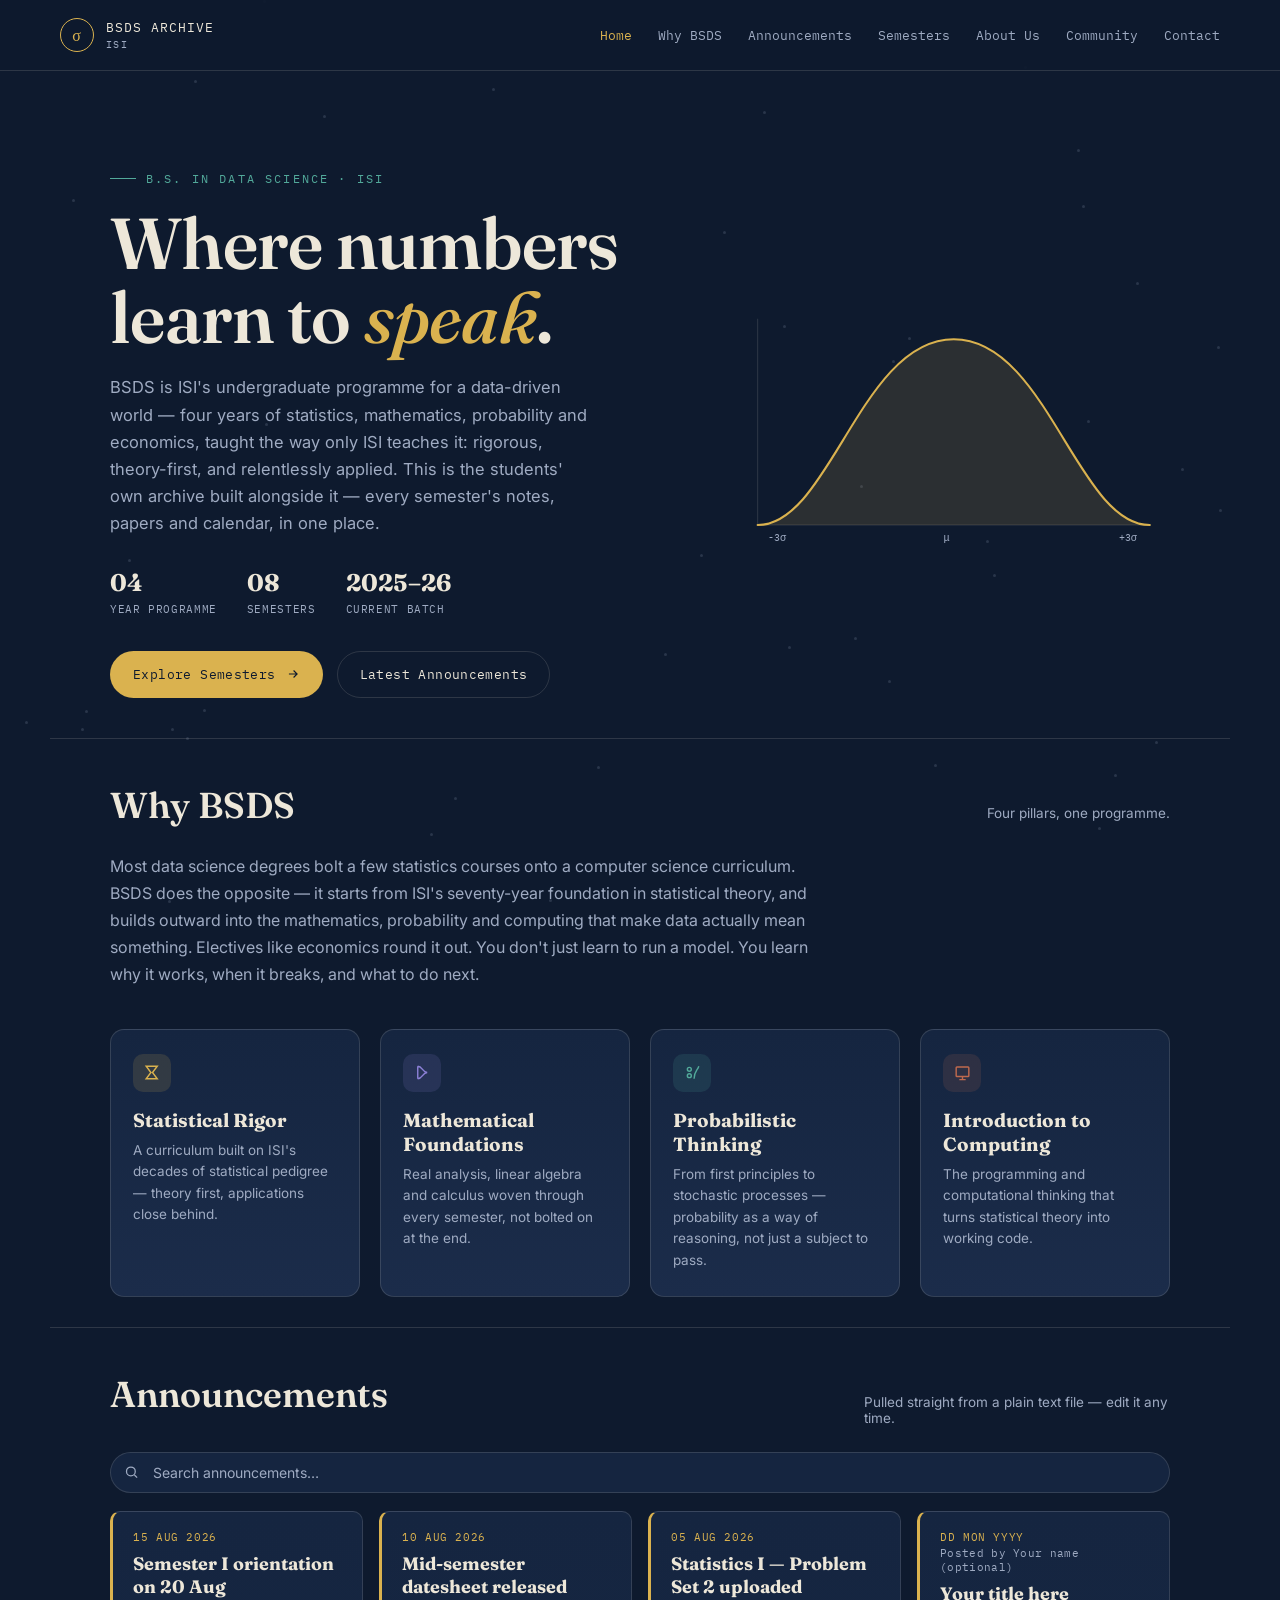
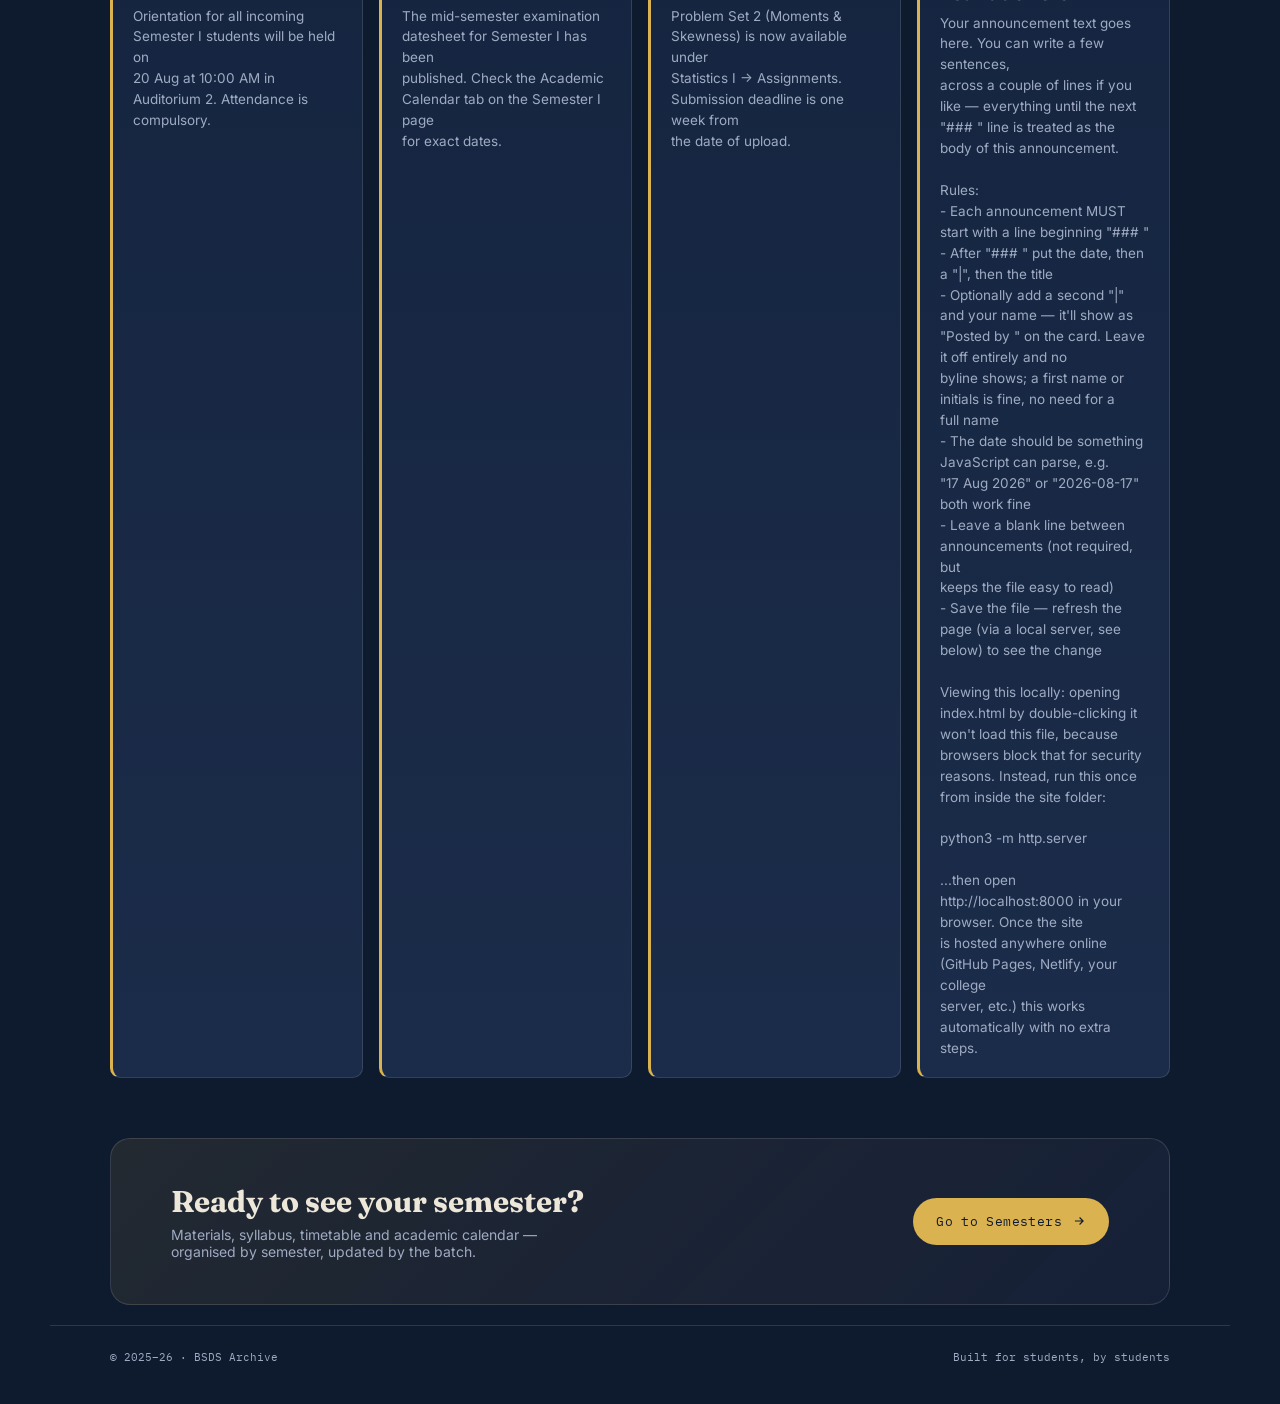
<file: index.html>
<!DOCTYPE html>
<html lang="en">
<head>
<meta charset="UTF-8">
<meta name="viewport" content="width=device-width, initial-scale=1.0, maximum-scale=5.0, user-scalable=yes">
<title>BSDS Archive · ISI</title>
<link rel="preconnect" href="https://fonts.googleapis.com">
<link href="https://fonts.googleapis.com/css2?family=Fraunces:opsz,wght@9..144,400;9..144,500;9..144,600;9..144,700&family=Inter:wght@400;500;600;700&family=IBM+Plex+Mono:wght@400;500;600&display=swap" rel="stylesheet">
<!-- All visual styling lives in one shared file -->
<link rel="stylesheet" href="css/base.css">
<link rel="stylesheet" href="css/components.css">
<link rel="stylesheet" href="css/responsive.css">
</head>
<body>

<div id="scatter"></div>

<header class="topbar">
  <div class="brand">
    <div class="mark">σ</div>
    <div>
      BSDS ARCHIVE
      <small>ISI</small>
    </div>
  </div>

  <!-- desktop nav / mobile slide-in menu (same element, styled per breakpoint) -->
  <nav class="top-links" id="navLinks">
    <a href="index.html" class="current">Home</a>
    <a href="#about">Why BSDS</a>
    <a href="#announcements">Announcements</a>
    <a href="semesters.html">Semesters</a>
    <a href="about.html">About Us</a>
    <a href="community.html">Community</a>
    <a href="contact.html">Contact</a>
  </nav>

  <!-- dims the page and closes the menu when tapped, mobile only -->
  <div class="nav-backdrop" id="navBackdrop"></div>
  <!-- hamburger button, shown only under 780px via CSS. The three <span class="bar">
       elements morph into an "X" via CSS when .active is toggled in app.js -->
  <button class="nav-toggle" id="navToggle" aria-label="Toggle menu" aria-expanded="false">
    <span class="bar"></span><span class="bar"></span><span class="bar"></span>
  </button>
</header>

<main>
  <!-- ============================= HERO ============================= -->
  <section class="hero">
    <div>
      <div class="eyebrow">B.S. in Data Science · ISI</div>
      <h1 class="headline">Where numbers<br>learn to <em>speak</em>.</h1>
      <p class="lede">BSDS is ISI's undergraduate programme for a data-driven world — four years of statistics, mathematics, probability and economics, taught the way only ISI teaches it: rigorous, theory-first, and relentlessly applied. This is the students' own archive built alongside it — every semester's notes, papers and calendar, in one place.</p>
      <div class="hero-stats">
        <div><b>04</b><span>YEAR PROGRAMME</span></div>
        <div><b>08</b><span>SEMESTERS</span></div>
        <div><b>2025–26</b><span>CURRENT BATCH</span></div>
      </div>
      <div class="btn-row">
        <a class="btn btn-primary" href="semesters.html">
          Explore Semesters
          <svg viewBox="0 0 24 24" fill="none" stroke="currentColor" stroke-width="2"><path d="M5 12h14M13 6l6 6-6 6"/></svg>
        </a>
        <a class="btn btn-ghost" href="#announcements">Latest Announcements</a>
      </div>
    </div>

    <!-- decorative bell-curve motif -->
    <div class="hero-figure">
      <svg viewBox="0 0 420 260">
        <line class="axis" x1="20" y1="220" x2="400" y2="220"/>
        <line class="axis" x1="20" y1="220" x2="20" y2="20"/>
        <text class="tick" x="30"  y="235">-3σ</text>
        <text class="tick" x="200" y="235">μ</text>
        <text class="tick" x="370" y="235">+3σ</text>
        <path class="draw-fill" d="M20,220 C 90,220 120,40 210,40 C 300,40 330,220 400,220 Z" fill="var(--gold)"/>
        <path class="draw-line" d="M20,220 C 90,220 120,40 210,40 C 300,40 330,220 400,220"/>
      </svg>
    </div>
  </section>

  <!-- ============================= ABOUT ============================= -->
  <div class="section-head" id="about">
    <h2>Why BSDS</h2>
    <p>Four pillars, one programme.</p>
  </div>
  <section class="about">
    <p class="about-lede">Most data science degrees bolt a few statistics courses onto a computer science curriculum. BSDS does the opposite — it starts from ISI's seventy-year foundation in statistical theory, and builds outward into the mathematics, probability and computing that make data actually mean something. Electives like economics round it out. You don't just learn to run a model. You learn why it works, when it breaks, and what to do next.</p>

    <div class="feature-grid" id="featureGrid">
      <div class="feature-card">
        <div class="f-icon">
          <svg viewBox="0 0 24 24" fill="none" stroke="currentColor" stroke-width="1.8"><path d="M4 4h14l-6 8 6 8H4l6-8z"/></svg>
        </div>
        <h3>Statistical Rigor</h3>
        <p>A curriculum built on ISI's decades of statistical pedigree — theory first, applications close behind.</p>
      </div>
      <div class="feature-card">
        <div class="f-icon">
          <svg viewBox="0 0 24 24" fill="none" stroke="currentColor" stroke-width="1.8"><path d="M6 4v16M6 4c6 0 6 8 12 8M6 20c6 0 6-8 12-8"/></svg>
        </div>
        <h3>Mathematical Foundations</h3>
        <p>Real analysis, linear algebra and calculus woven through every semester, not bolted on at the end.</p>
      </div>
      <div class="feature-card">
        <div class="f-icon">
          <svg viewBox="0 0 24 24" fill="none" stroke="currentColor" stroke-width="1.8"><circle cx="8" cy="8" r="2.5"/><circle cx="8" cy="16" r="2.5"/><path d="M14 20C14 10 18 10 20 4"/></svg>
        </div>
        <h3>Probabilistic Thinking</h3>
        <p>From first principles to stochastic processes — probability as a way of reasoning, not just a subject to pass.</p>
      </div>
      <div class="feature-card">
        <div class="f-icon">
          <svg viewBox="0 0 24 24" fill="none" stroke="currentColor" stroke-width="1.8"><rect x="4" y="5" width="16" height="12" rx="1"/><path d="M8 21h8M12 17v4"/></svg>
        </div>
        <h3>Introduction to Computing</h3>
        <p>The programming and computational thinking that turns statistical theory into working code.</p>
      </div>
    </div>
  </section>

  <!-- ========================= ANNOUNCEMENTS ========================= -->
  <!-- content is fetched at runtime from data/announcements.txt -->
  <div class="section-head" id="announcements">
    <h2>Announcements</h2>
    <p>Pulled straight from a plain text file — edit it any time.</p>
  </div>
  <div class="search-wrap">
    <svg viewBox="0 0 24 24" fill="none" stroke="currentColor" stroke-width="2"><circle cx="11" cy="11" r="7"/><path d="M21 21l-4.3-4.3"/></svg>
    <input type="search" id="homeAnnounceSearch" class="search-box" placeholder="Search announcements…">
  </div>
  <div class="announce-grid" id="announcementsList">
    <!-- populated by loadAnnouncements() in js/app.js -->
  </div>

  <!-- ============================= CTA ================================ -->
  <section class="about">
    <div class="cta-banner" id="ctaBanner">
      <div>
        <h3>Ready to see your semester?</h3>
        <p>Materials, syllabus, timetable and academic calendar — organised by semester, updated by the batch.</p>
      </div>
      <a class="btn btn-primary" href="semesters.html">
        Go to Semesters
        <svg viewBox="0 0 24 24" fill="none" stroke="currentColor" stroke-width="2"><path d="M5 12h14M13 6l6 6-6 6"/></svg>
      </a>
    </div>
  </section>

  <footer>
    <span>© 2025–26 · BSDS Archive</span>
    <span>Built for students, by students</span>
  </footer>
</main>

<!-- Data first, then behavior -->
<script src="js/protection.js"></script>
<script src="js/app.js"></script>
<script>
  // Page-specific bootstrap: only the calls this page actually needs.
  document.addEventListener('DOMContentLoaded', () => {
    initScatter();
    initFixedHeader();
    initMobileNav();
    loadAnnouncements('data/announcements.txt', 'announcementsList');
    initFilterBox('homeAnnounceSearch', '#announcementsList .announce-card');
    initScrollReveal('.feature-card');
    initScrollReveal('.cta-banner');
  });
</script>

</body>
</html>
</file>
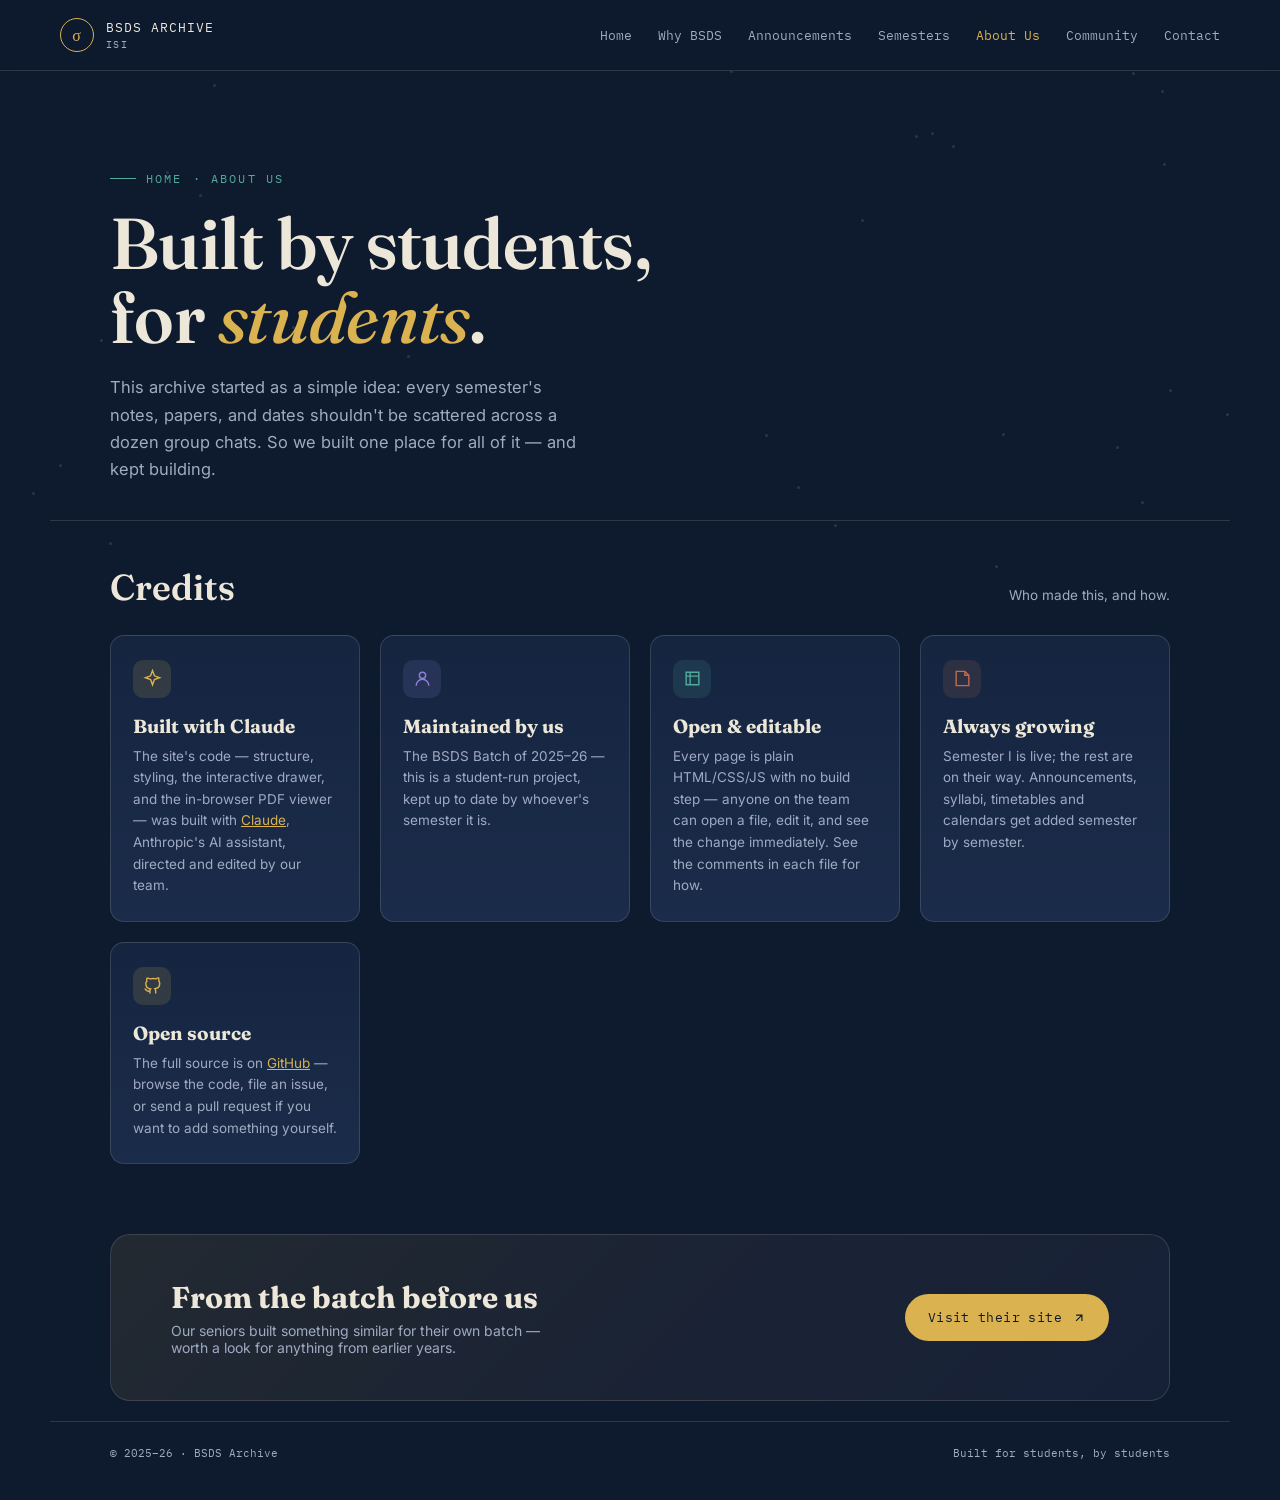
<file: about.html>
<!DOCTYPE html>
<html lang="en">
<head>
<meta charset="UTF-8">
<meta name="viewport" content="width=device-width, initial-scale=1.0, maximum-scale=5.0, user-scalable=yes">
<title>About Us · BSDS Archive</title>
<link rel="preconnect" href="https://fonts.googleapis.com">
<link href="https://fonts.googleapis.com/css2?family=Fraunces:opsz,wght@9..144,400;9..144,500;9..144,600;9..144,700&family=Inter:wght@400;500;600;700&family=IBM+Plex+Mono:wght@400;500;600&display=swap" rel="stylesheet">
<!-- Reuses base.css + components.css as-is — no new stylesheet needed
     for this page, it's all .hero / .about / .feature-grid / .cta-banner
     that already exist for index.html. -->
<link rel="stylesheet" href="css/base.css">
<link rel="stylesheet" href="css/components.css">
<link rel="stylesheet" href="css/responsive.css">
</head>
<body>

<div id="scatter"></div>

<header class="topbar">
  <div class="brand">
    <div class="mark">σ</div>
    <div>
      BSDS ARCHIVE
      <small>ISI</small>
    </div>
  </div>

  <nav class="top-links" id="navLinks">
    <a href="index.html">Home</a>
    <a href="index.html#about">Why BSDS</a>
    <a href="index.html#announcements">Announcements</a>
    <a href="semesters.html">Semesters</a>
    <a href="about.html" class="current">About Us</a>
    <a href="community.html">Community</a>
    <a href="contact.html">Contact</a>
  </nav>

  <div class="nav-backdrop" id="navBackdrop"></div>
  <button class="nav-toggle" id="navToggle" aria-label="Toggle menu" aria-expanded="false">
    <span class="bar"></span><span class="bar"></span><span class="bar"></span>
  </button>
</header>

<main>
  <section class="hero hero-compact">
    <div>
      <div class="eyebrow"><a href="index.html">Home</a> · About Us</div>
      <h1 class="headline">Built by students,<br>for <em>students</em>.</h1>
      <p class="lede">This archive started as a simple idea: every semester's notes, papers, and dates shouldn't be scattered across a dozen group chats. So we built one place for all of it — and kept building.</p>
    </div>
  </section>

  <!-- CREDITS -->
  <div class="section-head">
    <h2>Credits</h2>
    <p>Who made this, and how.</p>
  </div>
  <section class="about">
    <div class="feature-grid">
      <div class="feature-card">
        <div class="f-icon">
          <svg viewBox="0 0 24 24" fill="none" stroke="currentColor" stroke-width="1.8"><path d="M12 2l2.4 6.6L21 11l-6.6 2.4L12 20l-2.4-6.6L3 11l6.6-2.4z"/></svg>
        </div>
        <h3>Built with Claude</h3>
        <p>The site's code — structure, styling, the interactive drawer, and the in-browser PDF viewer — was built with <a href="https://claude.com" style="color:var(--gold);">Claude</a>, Anthropic's AI assistant, directed and edited by our team.</p>
      </div>
      <div class="feature-card">
        <div class="f-icon">
          <svg viewBox="0 0 24 24" fill="none" stroke="currentColor" stroke-width="1.8"><circle cx="12" cy="8" r="4"/><path d="M4 21c0-4.4 3.6-8 8-8s8 3.6 8 8"/></svg>
        </div>
        <h3>Maintained by us</h3>
        <p><!-- EDIT ME: put your name(s) / team / batch here --> The BSDS Batch of 2025–26 — this is a student-run project, kept up to date by whoever's semester it is.</p>
      </div>
      <div class="feature-card">
        <div class="f-icon">
          <svg viewBox="0 0 24 24" fill="none" stroke="currentColor" stroke-width="1.8"><path d="M4 4h16v16H4z"/><path d="M4 9h16M9 4v16"/></svg>
        </div>
        <h3>Open & editable</h3>
        <p>Every page is plain HTML/CSS/JS with no build step — anyone on the team can open a file, edit it, and see the change immediately. See the comments in each file for how.</p>
      </div>
      <div class="feature-card">
        <div class="f-icon">
          <svg viewBox="0 0 24 24" fill="none" stroke="currentColor" stroke-width="1.8"><path d="M4 3h11l5 5v13H4z"/><path d="M15 3v5h5"/></svg>
        </div>
        <h3>Always growing</h3>
        <p>Semester I is live; the rest are on their way. Announcements, syllabi, timetables and calendars get added semester by semester.</p>
      </div>
      <div class="feature-card">
        <div class="f-icon">
          <svg viewBox="0 0 24 24" fill="none" stroke="currentColor" stroke-width="1.8"><path d="M9 19c-5 1.5-5-2.5-7-3m14 6v-3.4a3.4 3.4 0 00-.9-2.6c3-.3 6-1.5 6-6.6a5.1 5.1 0 00-1.3-3.5 4.8 4.8 0 00-.1-3.5s-1.1-.3-3.6 1.3a12.2 12.2 0 00-6.6 0C6.1 2.5 5 2.8 5 2.8a4.8 4.8 0 00-.1 3.5A5.1 5.1 0 003.6 9.9c0 5.1 3 6.3 6 6.6a3.4 3.4 0 00-.9 2.6V22"/></svg>
        </div>
        <h3>Open source</h3>
        <!-- EDIT ME: replace href="#" with your actual GitHub repo URL -->
        <p>The full source is on <a href="#" target="_blank" rel="noopener" style="color:var(--gold);">GitHub</a> — browse the code, file an issue, or send a pull request if you want to add something yourself.</p>
      </div>
    </div>
  </section>

  <!-- SENIORS' SITE -->
  <section class="about">
    <div class="cta-banner">
      <div>
        <h3>From the batch before us</h3>
        <p><!-- EDIT ME: replace the href="#" below with your seniors' actual site URL -->Our seniors built something similar for their own batch — worth a look for anything from earlier years.</p>
      </div>
      <a class="btn btn-primary" href="#" target="_blank" rel="noopener">
        Visit their site
        <svg viewBox="0 0 24 24" fill="none" stroke="currentColor" stroke-width="2"><path d="M7 17L17 7M7 7h10v10"/></svg>
      </a>
    </div>
  </section>

  <footer>
    <span>© 2025–26 · BSDS Archive</span>
    <span>Built for students, by students</span>
  </footer>
</main>

<script src="js/protection.js"></script>
<script src="js/app.js"></script>
<script>
  document.addEventListener('DOMContentLoaded', () => {
    initScatter();
    initFixedHeader();
    initMobileNav();
    initScrollReveal('.feature-card');
    initScrollReveal('.cta-banner');
  });
</script>

</body>
</html>
</file>
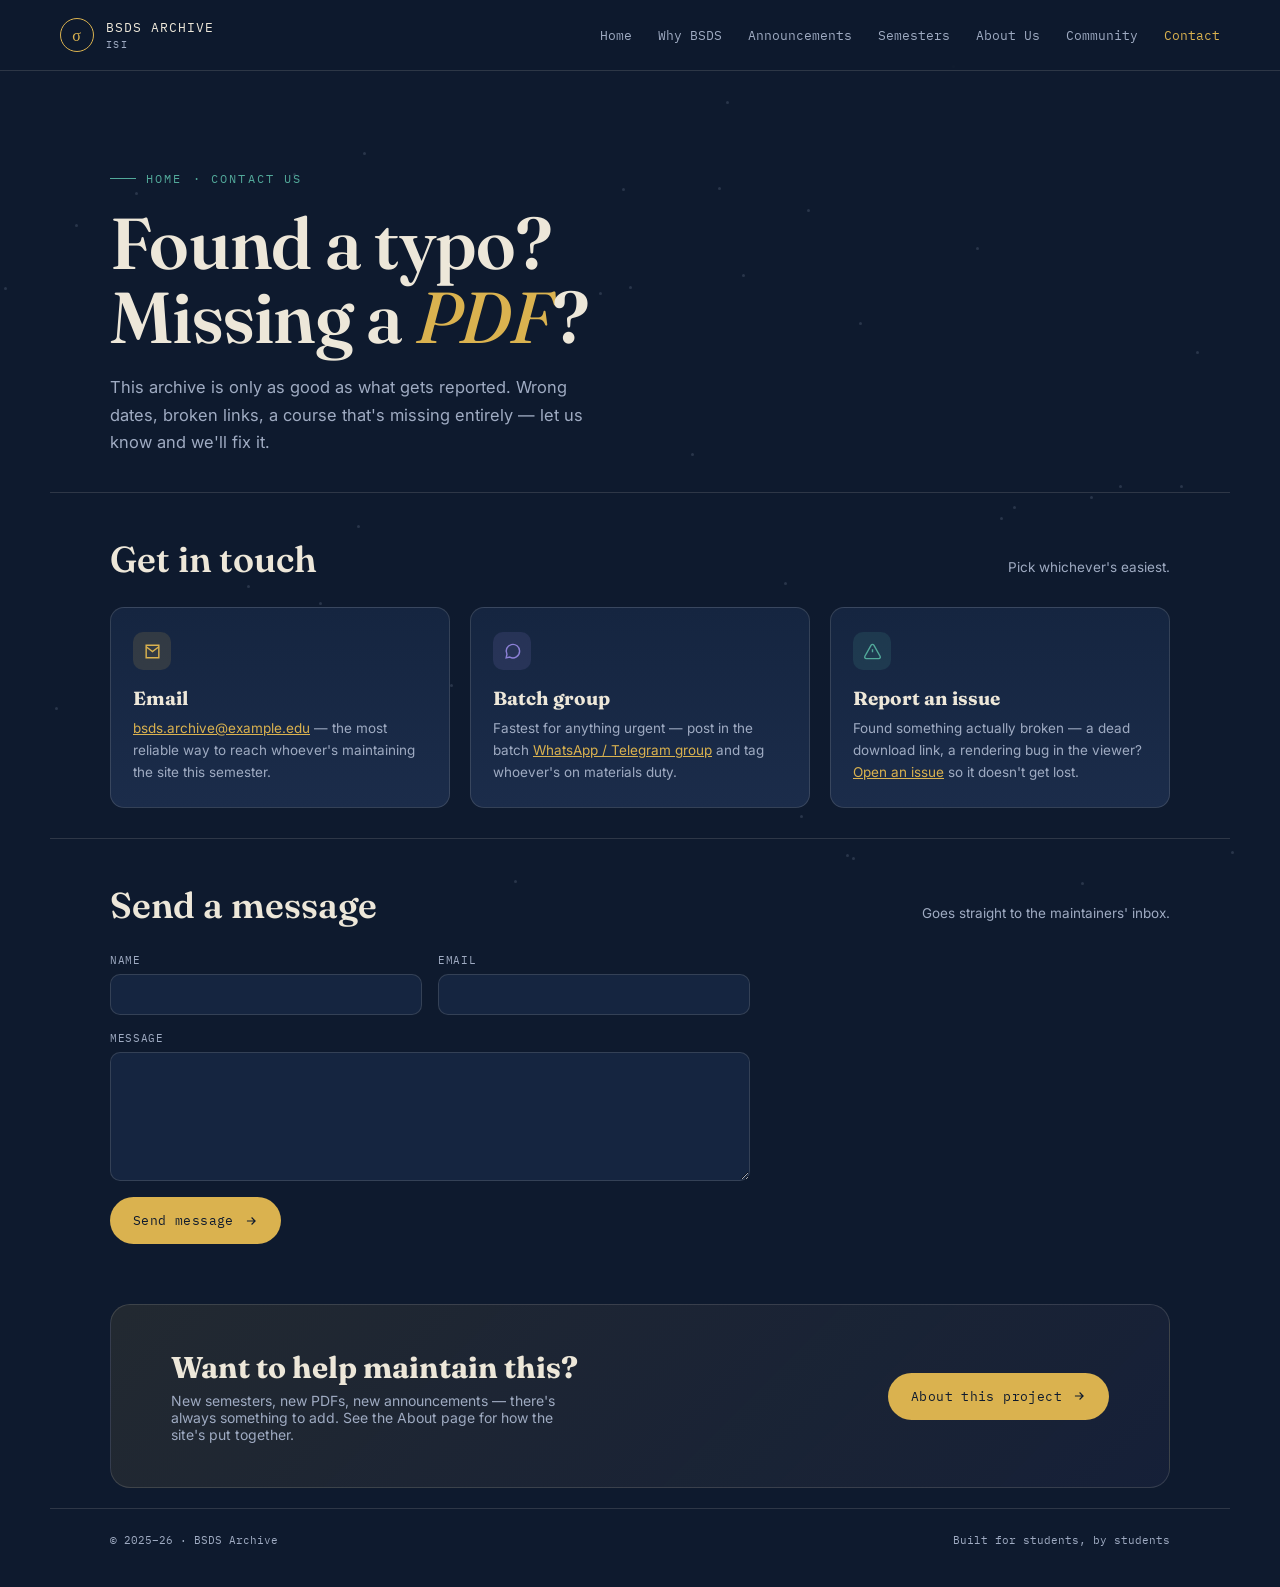
<file: contact.html>
<!DOCTYPE html>
<html lang="en">
<head>
<meta charset="UTF-8">
<meta name="viewport" content="width=device-width, initial-scale=1.0, maximum-scale=5.0, user-scalable=yes">
<title>Contact Us · BSDS Archive</title>
<link rel="preconnect" href="https://fonts.googleapis.com">
<link href="https://fonts.googleapis.com/css2?family=Fraunces:opsz,wght@9..144,400;9..144,500;9..144,600;9..144,700&family=Inter:wght@400;500;600;700&family=IBM+Plex+Mono:wght@400;500;600&display=swap" rel="stylesheet">
<!-- Same three stylesheets as about.html — this page reuses the exact
     same .hero / .about / .feature-grid / .cta-banner components, just
     with different copy, so no new CSS file was needed for it. -->
<link rel="stylesheet" href="css/base.css">
<link rel="stylesheet" href="css/components.css">
<link rel="stylesheet" href="css/responsive.css">
</head>
<body>

<div id="scatter"></div>

<header class="topbar">
  <div class="brand">
    <div class="mark">σ</div>
    <div>
      BSDS ARCHIVE
      <small>ISI</small>
    </div>
  </div>

  <nav class="top-links" id="navLinks">
    <a href="index.html">Home</a>
    <a href="index.html#about">Why BSDS</a>
    <a href="index.html#announcements">Announcements</a>
    <a href="semesters.html">Semesters</a>
    <a href="about.html">About Us</a>
    <a href="community.html">Community</a>
    <a href="contact.html" class="current">Contact</a>
  </nav>

  <div class="nav-backdrop" id="navBackdrop"></div>
  <button class="nav-toggle" id="navToggle" aria-label="Toggle menu" aria-expanded="false">
    <span class="bar"></span><span class="bar"></span><span class="bar"></span>
  </button>
</header>

<main>
  <section class="hero hero-compact">
    <div>
      <div class="eyebrow"><a href="index.html">Home</a> · Contact Us</div>
      <h1 class="headline">Found a typo?<br>Missing a <em>PDF</em>?</h1>
      <p class="lede">This archive is only as good as what gets reported. Wrong dates, broken links, a course that's missing entirely — let us know and we'll fix it.</p>
    </div>
  </section>

  <div class="section-head">
    <h2>Get in touch</h2>
    <p>Pick whichever's easiest.</p>
  </div>
  <section class="about">
    <div class="feature-grid">
      <div class="feature-card">
        <div class="f-icon">
          <svg viewBox="0 0 24 24" fill="none" stroke="currentColor" stroke-width="1.8"><path d="M4 4h16v16H4z"/><path d="M4 6l8 6 8-6"/></svg>
        </div>
        <h3>Email</h3>
        <!-- EDIT ME: replace with a real address -->
        <p><a href="mailto:bsds.archive@example.edu" style="color:var(--gold);">bsds.archive@example.edu</a> — the most reliable way to reach whoever's maintaining the site this semester.</p>
      </div>
      <div class="feature-card">
        <div class="f-icon">
          <svg viewBox="0 0 24 24" fill="none" stroke="currentColor" stroke-width="1.8"><path d="M21 11.5a8.5 8.5 0 01-12.4 7.6L4 20l1-4.5A8.5 8.5 0 1121 11.5z"/></svg>
        </div>
        <h3>Batch group</h3>
        <!-- EDIT ME: replace href="#" with your actual WhatsApp/Telegram invite link -->
        <p>Fastest for anything urgent — post in the batch <a href="#" style="color:var(--gold);">WhatsApp / Telegram group</a> and tag whoever's on materials duty.</p>
      </div>
      <div class="feature-card">
        <div class="f-icon">
          <svg viewBox="0 0 24 24" fill="none" stroke="currentColor" stroke-width="1.8"><path d="M12 9v4M12 17h.01"/><path d="M10.3 3.9L2.4 18a2 2 0 001.7 3h15.8a2 2 0 001.7-3L13.7 3.9a2 2 0 00-3.4 0z"/></svg>
        </div>
        <h3>Report an issue</h3>
        <!-- EDIT ME: same repo URL as the "Open source" card on about.html -->
        <p>Found something actually broken — a dead download link, a rendering bug in the viewer? <a href="#send-message" style="color:var(--gold);">Open an issue</a> so it doesn't get lost.</p>
      </div>
    </div>
  </section>

  <!-- CONTACT FORM — submits to Formspree (https://formspree.io). Sign up,
       create a form there, and it'll give you a form ID that looks like
       "abcdwxyz" — paste it into the action URL below in place of
       YOUR_FORM_ID. That's the only setup needed; Formspree handles
       emailing you the submission, spam filtering, etc. on their end. -->
  <div class="section-head" id="send-message">
    <h2>Send a message</h2>
    <p>Goes straight to the maintainers' inbox.</p>
  </div>
  <section class="about">
    <form class="contact-form" id="contactForm" action="https://formspree.io/f/YOUR_FORM_ID" method="POST">
      <div class="form-row">
        <label class="form-field">
          <span>Name</span>
          <input type="text" name="name" class="search-box form-input" required>
        </label>
        <label class="form-field">
          <span>Email</span>
          <input type="email" name="email" class="search-box form-input" required>
        </label>
      </div>
      <label class="form-field">
        <span>Message</span>
        <textarea name="message" class="search-box form-input" rows="5" required></textarea>
      </label>
      <!-- honeypot field — invisible to real people, catches simple spam
           bots that fill in every field. Formspree ignores it by name. -->
      <input type="text" name="_gotcha" style="display:none">

      <div class="form-footer">
        <button type="submit" class="btn btn-primary" id="contactSubmit">
          Send message
          <svg viewBox="0 0 24 24" fill="none" stroke="currentColor" stroke-width="2"><path d="M5 12h14M13 6l6 6-6 6"/></svg>
        </button>
        <span class="form-status" id="formStatus"></span>
      </div>
    </form>
  </section>

  <section class="about">
    <div class="cta-banner">
      <div>
        <h3>Want to help maintain this?</h3>
        <p>New semesters, new PDFs, new announcements — there's always something to add. See the About page for how the site's put together.</p>
      </div>
      <a class="btn btn-primary" href="about.html">
        About this project
        <svg viewBox="0 0 24 24" fill="none" stroke="currentColor" stroke-width="2"><path d="M5 12h14M13 6l6 6-6 6"/></svg>
      </a>
    </div>
  </section>

  <footer>
    <span>© 2025–26 · BSDS Archive</span>
    <span>Built for students, by students</span>
  </footer>
</main>

<script src="js/protection.js"></script>
<script src="js/app.js"></script>
<script>
  document.addEventListener('DOMContentLoaded', () => {
    initScatter();
    initFixedHeader();
    initMobileNav();
    initScrollReveal('.feature-card');
    initScrollReveal('.cta-banner');
    initContactForm();
  });
</script>

</body>
</html>
</file>
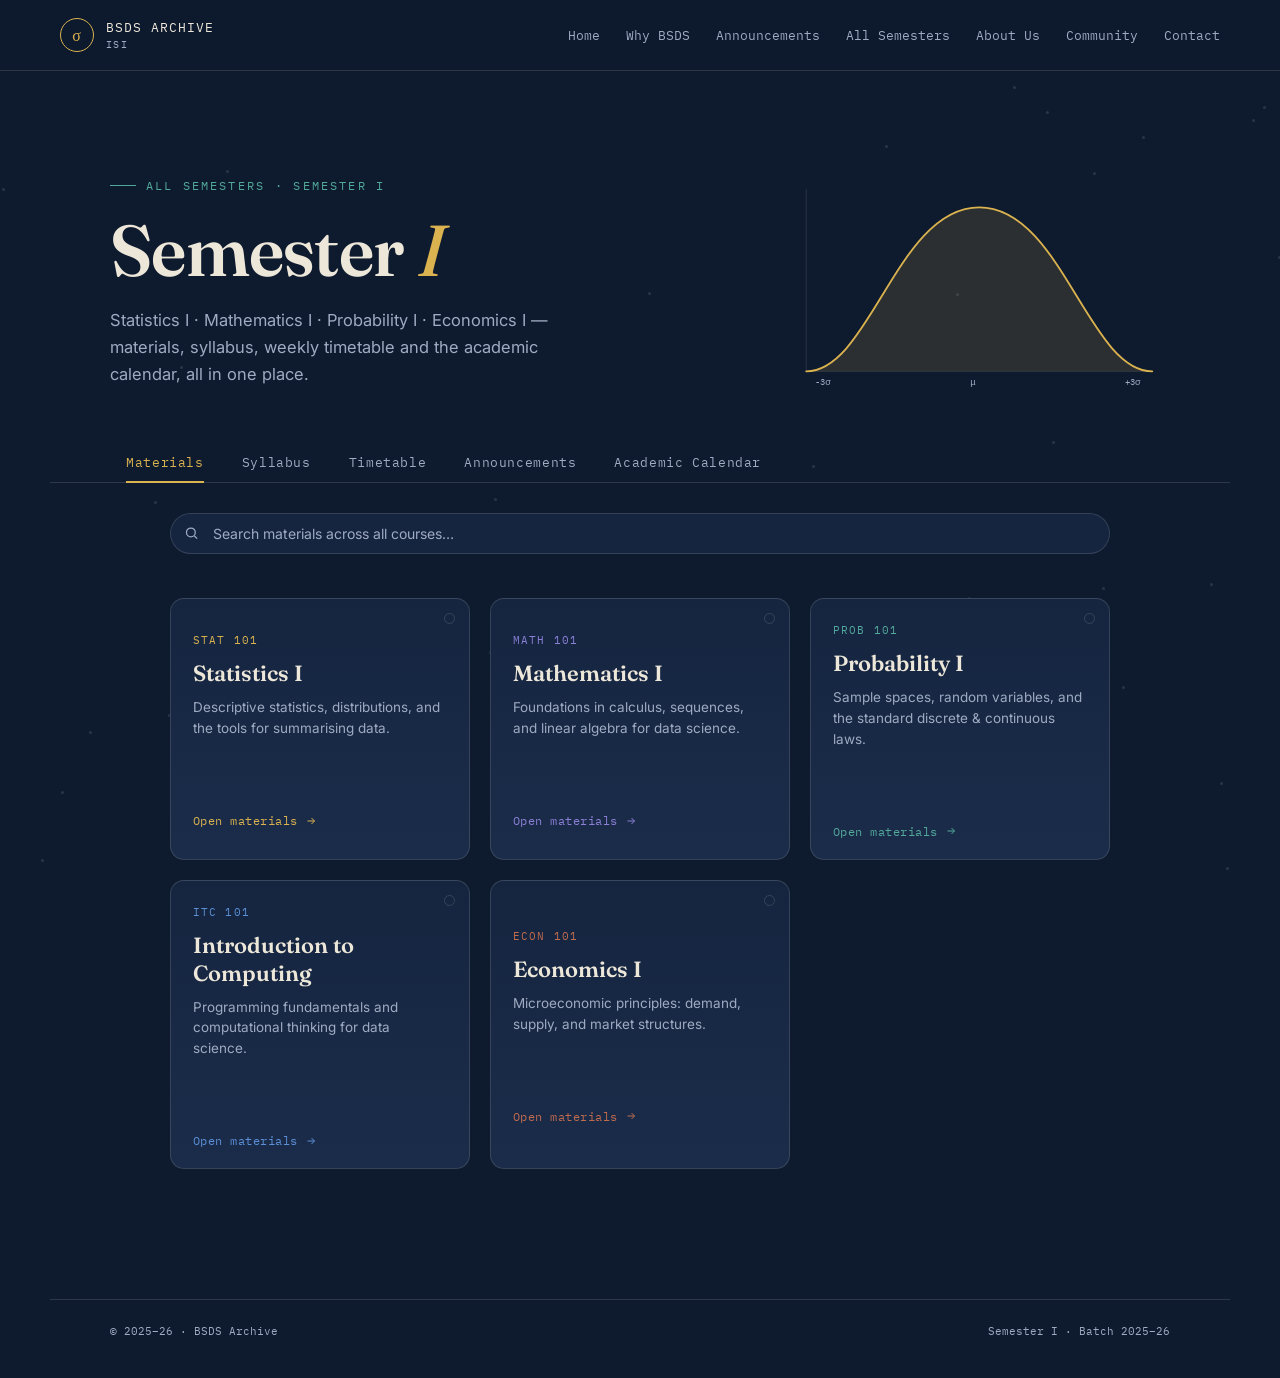
<file: semester1.html>
<!DOCTYPE html>
<html lang="en">
<head>
<meta charset="UTF-8">
<meta name="viewport" content="width=device-width, initial-scale=1.0, maximum-scale=5.0, user-scalable=yes">
<title>Semester I · BSDS Archive</title>
<link rel="preconnect" href="https://fonts.googleapis.com">
<link href="https://fonts.googleapis.com/css2?family=Fraunces:opsz,wght@9..144,400;9..144,500;9..144,600;9..144,700&family=Inter:wght@400;500;600;700&family=IBM+Plex+Mono:wght@400;500;600&display=swap" rel="stylesheet">
<link rel="stylesheet" href="css/base.css">
<link rel="stylesheet" href="css/components.css">
<link rel="stylesheet" href="css/responsive.css">
</head>
<body>

<div id="scatter"></div>

<header class="topbar">
  <div class="brand">
    <div class="mark">σ</div>
    <div>
      BSDS ARCHIVE
      <small>ISI</small>
    </div>
  </div>

  <nav class="top-links" id="navLinks">
    <a href="index.html">Home</a>
    <a href="index.html#about">Why BSDS</a>
    <a href="index.html#announcements">Announcements</a>
    <a href="semesters.html">All Semesters</a>
    <a href="about.html">About Us</a>
    <a href="community.html">Community</a>
    <a href="contact.html">Contact</a>
  </nav>

  <!-- dims the page and closes the menu when tapped, mobile only -->
  <div class="nav-backdrop" id="navBackdrop"></div>
  <button class="nav-toggle" id="navToggle" aria-label="Toggle menu" aria-expanded="false">
    <span class="bar"></span><span class="bar"></span><span class="bar"></span>
  </button>
</header>

<main>
  <section class="hero hero-compact">
    <div>
      <div class="eyebrow"><a href="semesters.html">All Semesters</a> · Semester I</div>
      <h1 class="headline">Semester <em>I</em></h1>
      <p class="lede">Statistics I · Mathematics I · Probability I · Economics I — materials, syllabus, weekly timetable and the academic calendar, all in one place.</p>
    </div>
    <div class="hero-figure">
      <svg viewBox="0 0 420 260">
        <line class="axis" x1="20" y1="220" x2="400" y2="220"/>
        <line class="axis" x1="20" y1="220" x2="20" y2="20"/>
        <text class="tick" x="30"  y="235">-3σ</text>
        <text class="tick" x="200" y="235">μ</text>
        <text class="tick" x="370" y="235">+3σ</text>
        <path class="draw-fill" d="M20,220 C 90,220 120,40 210,40 C 300,40 330,220 400,220 Z" fill="var(--gold)"/>
        <path class="draw-line" d="M20,220 C 90,220 120,40 210,40 C 300,40 330,220 400,220"/>
      </svg>
    </div>
  </section>

  <!-- TAB SWITCHER -->
  <nav class="tabs" id="tabStrip">
    <button class="tab-btn active" data-tab="materials">Materials</button>
    <button class="tab-btn" data-tab="syllabus">Syllabus</button>
    <button class="tab-btn" data-tab="timetable">Timetable</button>
    <button class="tab-btn" data-tab="announcements">Announcements</button>
    <button class="tab-btn" data-tab="calendar">Academic Calendar</button>
  </nav>

  <!-- MATERIALS -->
  <section class="tab-panel" id="panel-materials">
    <div class="tab-panel-inner">
      <div class="search-wrap">
        <svg viewBox="0 0 24 24" fill="none" stroke="currentColor" stroke-width="2"><circle cx="11" cy="11" r="7"/><path d="M21 21l-4.3-4.3"/></svg>
        <input type="search" id="materialsSearch" class="search-box" placeholder="Search materials across all courses…">
      </div>
      <div class="grid" id="cardGrid"></div>
    </div>
  </section>

  <!-- SYLLABUS -->
  <section class="tab-panel" id="panel-syllabus" hidden>
    <div class="tab-panel-inner">
      <div id="syllabusList"></div>
    </div>
  </section>

  <!-- TIMETABLE -->
  <section class="tab-panel" id="panel-timetable" hidden>
    <div class="tab-panel-inner">
      <div id="timetableWrap"></div>
    </div>
  </section>

  <!-- ANNOUNCEMENTS — reads from data/sem1-announcements.txt, same
       component as the site-wide feed on the homepage -->
  <section class="tab-panel" id="panel-announcements" hidden>
    <div class="tab-panel-inner">
      <div class="search-wrap">
        <svg viewBox="0 0 24 24" fill="none" stroke="currentColor" stroke-width="2"><circle cx="11" cy="11" r="7"/><path d="M21 21l-4.3-4.3"/></svg>
        <input type="search" id="semAnnounceSearch" class="search-box" placeholder="Search announcements…">
      </div>
      <div class="announce-grid" id="semAnnouncementsList"></div>
    </div>
  </section>

  <!-- ACADEMIC CALENDAR -->
  <section class="tab-panel" id="panel-calendar" hidden>
    <div class="tab-panel-inner">
      <div id="calendarList"></div>
    </div>
  </section>

  <footer>
    <span>© 2025–26 · BSDS Archive</span>
    <span>Semester I · Batch 2025–26</span>
  </footer>
</main>

<!-- Materials drawer (modal), populated when a course card is clicked -->
<div class="overlay" id="overlay">
  <div class="drawer" id="drawer" role="dialog" aria-modal="true"></div>
</div>

<script src="js/data/sem1.js"></script>
<script src="js/protection.js"></script>
<script src="js/app.js"></script>
<script>
  document.addEventListener('DOMContentLoaded', () => {
    initScatter();
    initFixedHeader();
    initMobileNav();
    initSemesterPage('sem1');   // 'sem1' must match the key js/data/sem1.js attaches to SEMESTER_DATA
  });
</script>

</body>
</html>
</file>
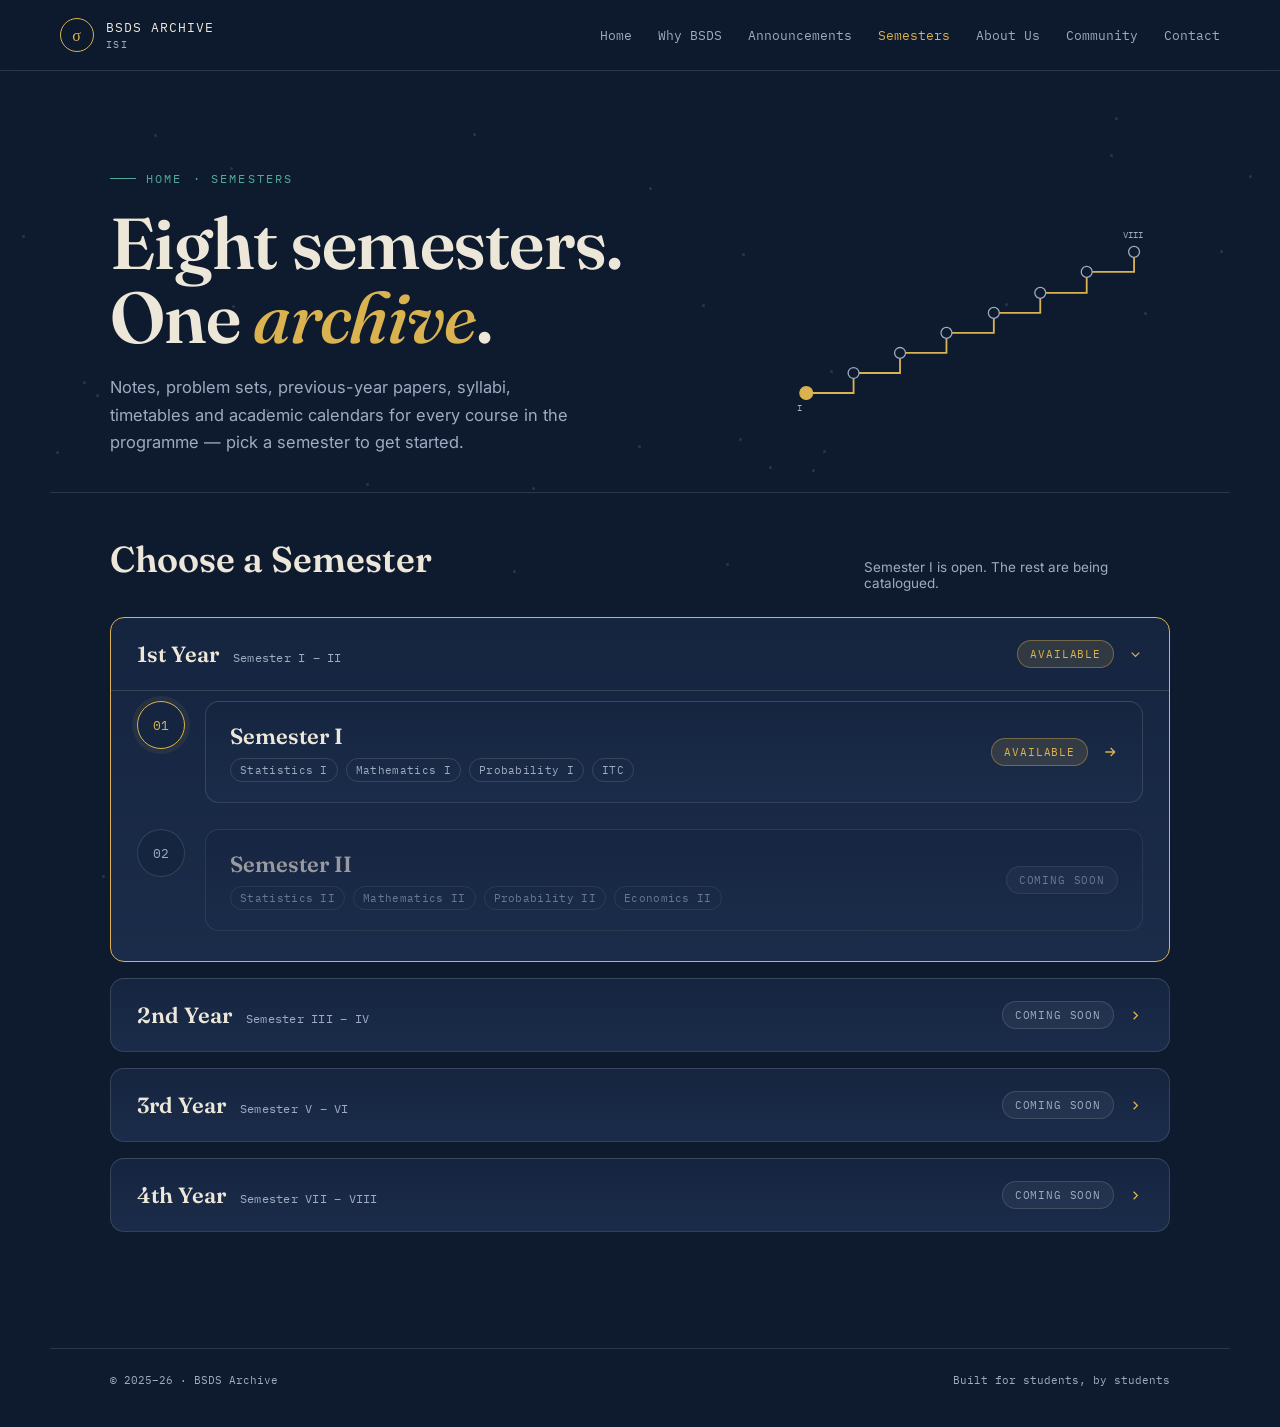
<file: semesters.html>
<!DOCTYPE html>
<html lang="en">
<head>
<meta charset="UTF-8">
<meta name="viewport" content="width=device-width, initial-scale=1.0, maximum-scale=5.0, user-scalable=yes">
<title>Semesters · BSDS Archive</title>
<link rel="preconnect" href="https://fonts.googleapis.com">
<link href="https://fonts.googleapis.com/css2?family=Fraunces:opsz,wght@9..144,400;9..144,500;9..144,600;9..144,700&family=Inter:wght@400;500;600;700&family=IBM+Plex+Mono:wght@400;500;600&display=swap" rel="stylesheet">
<link rel="stylesheet" href="css/base.css">
<link rel="stylesheet" href="css/components.css">
<link rel="stylesheet" href="css/responsive.css">
</head>
<body>

<div id="scatter"></div>

<header class="topbar">
  <div class="brand">
    <div class="mark">σ</div>
    <div>
      BSDS ARCHIVE
      <small>ISI</small>
    </div>
  </div>

  <nav class="top-links" id="navLinks">
    <a href="index.html">Home</a>
    <a href="index.html#about">Why BSDS</a>
    <a href="index.html#announcements">Announcements</a>
    <a href="semesters.html" class="current">Semesters</a>
    <a href="about.html">About Us</a>
    <a href="community.html">Community</a>
    <a href="contact.html">Contact</a>
  </nav>

  <div class="nav-backdrop" id="navBackdrop"></div>
  <button class="nav-toggle" id="navToggle" aria-label="Toggle menu" aria-expanded="false">
    <span class="bar"></span><span class="bar"></span><span class="bar"></span>
  </button>
</header>

<main>
  <section class="hero hero-compact">
    <div>
      <div class="eyebrow"><a href="index.html">Home</a> · Semesters</div>
      <h1 class="headline">Eight semesters.<br>One <em>archive</em>.</h1>
      <p class="lede">Notes, problem sets, previous-year papers, syllabi, timetables and academic calendars for every course in the programme — pick a semester to get started.</p>
    </div>

    <!-- decorative "staircase" motif: 8 nodes = 8 semesters, in order -->
    <div class="hero-figure">
      <svg viewBox="0 0 420 220">
        <path class="draw-line" d="M20,190 L72,190 L72,168 L123,168 L123,146 L174,146 L174,124 L226,124 L226,102 L277,102 L277,80 L328,80 L328,57 L380,57 L380,35"/>
        <circle class="node-dot active" cx="20" cy="190" r="7"/>
        <circle class="node-dot" style="animation-delay:.8s"  cx="72"  cy="168" r="6"/>
        <circle class="node-dot" style="animation-delay:.95s" cx="123" cy="146" r="6"/>
        <circle class="node-dot" style="animation-delay:1.1s" cx="174" cy="124" r="6"/>
        <circle class="node-dot" style="animation-delay:1.25s" cx="226" cy="102" r="6"/>
        <circle class="node-dot" style="animation-delay:1.4s"  cx="277" cy="80"  r="6"/>
        <circle class="node-dot" style="animation-delay:1.55s" cx="328" cy="57"  r="6"/>
        <circle class="node-dot" style="animation-delay:1.7s"  cx="380" cy="35"  r="6"/>
        <text class="tick" x="10"  y="210">I</text>
        <text class="tick" x="368" y="20">VIII</text>
      </svg>
    </div>
  </section>

  <div class="section-head" id="timeline">
    <h2>Choose a Semester</h2>
    <p>Semester I is open. The rest are being catalogued.</p>
  </div>
  <section class="timeline" id="rows">
    <!-- populated by renderSemesterTimeline() in js/app.js -->
  </section>

  <footer>
    <span>© 2025–26 · BSDS Archive</span>
    <span>Built for students, by students</span>
  </footer>
</main>

<script src="js/data/semester-list.js"></script>
<script src="js/protection.js"></script>
<script src="js/app.js"></script>
<script>
  document.addEventListener('DOMContentLoaded', () => {
    initScatter();
    initFixedHeader();
    initMobileNav();
    renderSemesterTimeline('rows');
  });
</script>

</body>
</html>
</file>
<file: css/base.css>
/* =====================================================================
   BSDS ARCHIVE — BASE STYLESHEET
   =====================================================================
   Part 1 of 4. The stylesheet used to be one big file; it's now split
   by concern so each page only has to load what it actually uses:

     base.css        ← this file. Tokens, reset, header/nav, hero,
                        buttons, the About section, footer. Every page
                        loads this one.
     components.css   ← cards, tabs, timeline, syllabus, timetable,
                        calendar, the materials drawer, announcements.
                        Loaded by index/semesters/semesterN pages.
     viewer.css        ← just the PDF viewer page (viewer.html).
     responsive.css     ← every @media breakpoint, for every component
                        above. Loaded LAST on every page — @media rules
                        need to come after the rules they override.

   Load order in <head> matters: base.css → components.css (if needed)
   → viewer.css (if needed) → responsive.css always last.

   TABLE OF CONTENTS (this file)
   1.  DESIGN TOKENS ............................ :root
   2.  BASE / RESET ............................. *, html, body
   3.  AMBIENT BACKGROUND ....................... #scatter
   4.  HEADER + NAV (incl. mobile menu) ......... .topbar
   5.  HERO ......................................  .hero
   6.  SECTION HEADINGS .......................... .section-head
   7.  BUTTONS / TAGS / BADGES ................... .btn, .tag, .status
   7b. ABOUT / FEATURE GRID ..................... .about, .feature-card
   7c. CTA BANNER ................................ .cta-banner
   8.  FOOTER ....................................  footer
   ===================================================================== */


/* ---------------------------------------------------------------------
   1. DESIGN TOKENS
   All colors/spacing live here. Change a value once, it updates
   everywhere the variable is used — across all four CSS files.
--------------------------------------------------------------------- */
:root{
  --ink:#0e1a2e;         /* page background */
  --panel:#152540;       /* card background (top of gradient) */
  --panel-2:#1b2c4a;     /* card background (bottom of gradient) */
  --line: rgba(237,231,217,0.14); /* hairline borders */
  --paper:#ede7d9;       /* primary text */
  --paper-dim:#9fabc2;   /* secondary/muted text */

  /* accent colors — one per "subject family" used across the site */
  --gold:#dab24f;    /* Statistics / primary accent / "available" state */
  --violet:#8c80d6;  /* Mathematics */
  --teal:#52a99a;    /* Probability / holidays */
  --blue: #5b8fd6;   /* Computing */
  --brick:#c06a4e;   /* Economics / exams */

  --radius: 14px;
  --radius-sm: 10px;
  --maxw: 1180px;
}

/* ---------------------------------------------------------------------
   2. BASE / RESET
--------------------------------------------------------------------- */
*{ box-sizing:border-box; }
html{ scroll-behavior:smooth; overflow-x:hidden; width:100%; }
body{
  margin:0;
  background:var(--ink);
  color:var(--paper);
  font-family:'Inter',sans-serif;
  overflow-x:hidden;
  width:100%;
  position:relative;
  padding-top:70px; /* rough fallback matching header.topbar's height, so there's
                        no flash of content underneath it before initFixedHeader()
                        in js/app.js measures and corrects this exactly */
}
::selection{ background:var(--gold); color:var(--ink); }
a{ color:inherit; }
img{ max-width:100%; display:block; -webkit-touch-callout:none; } /* blocks iOS's long-press "Save Image" menu — a deterrent, not real protection, see note in protection.js */

/* Removes the ~300ms tap delay some mobile browsers add while deciding
   whether a tap is the start of a double-tap-to-zoom gesture, and drops
   the default gray flash on tap so buttons feel instantly responsive. */
button, a, .card, .tab-btn, .nav-toggle, .close-btn, .t-entry{
  touch-action: manipulation;
  -webkit-tap-highlight-color: transparent;
}

/* ---------------------------------------------------------------------
   3. AMBIENT BACKGROUND — small floating dots, purely decorative.
   Populated by js/app.js -> initScatter()
--------------------------------------------------------------------- */
#scatter{ position:fixed; inset:0; z-index:0; pointer-events:none; opacity:.55; }
#scatter span{
  position:absolute; width:3px; height:3px; border-radius:50%;
  background:var(--paper-dim); opacity:.35;
}
@keyframes float{ 0%,100%{ transform:translateY(0); } 50%{ transform:translateY(-22px); } }

/* ---------------------------------------------------------------------
   4. HEADER + NAV
--------------------------------------------------------------------- */
/* Fixed (not sticky) — sticky can behave inconsistently once nested/
   ambiguous scroll containers are involved (which is exactly what the
   overflow-x:hidden safety-net on html/body above creates in some mobile
   browsers), so this uses plain position:fixed to guarantee the header
   never scrolls away. See initFixedHeader() in js/app.js, which measures
   its real height and pushes <body>'s content down to match. */
header.topbar{
  position:fixed; top:0; left:0; right:0; z-index:40;
  display:flex; align-items:center; justify-content:space-between;
  padding:18px clamp(16px,5vw,60px);
  background:rgba(14,26,46,0.82);
  backdrop-filter: blur(10px);
  border-bottom:1px solid var(--line);
}
.brand{ display:flex; align-items:center; gap:12px; font-family:'IBM Plex Mono',monospace; letter-spacing:.08em; font-size:13px; }
.brand .mark{
  width:34px; height:34px; border:1px solid var(--gold); border-radius:50%;
  display:flex; align-items:center; justify-content:center;
  font-family:'Fraunces',serif; font-size:16px; color:var(--gold); flex:none;
}
.brand small{ display:block; color:var(--paper-dim); font-size:10px; letter-spacing:.14em; margin-top:2px; }

nav.top-links{ display:flex; align-items:center; gap:26px; font-size:13px; font-family:'IBM Plex Mono',monospace; color:var(--paper-dim); }
nav.top-links a{ text-decoration:none; transition:color .25s; white-space:nowrap; }
nav.top-links a:hover, nav.top-links a.current{ color:var(--gold); }

/* hamburger button — hidden on desktop, shown under 780px */
.nav-toggle{
  display:none; width:44px; height:44px; border-radius:50%;
  border:1px solid var(--line); background:transparent; color:var(--paper);
  cursor:pointer; align-items:center; justify-content:center; flex:none;
  position:relative; z-index:41; /* stays above the slide-in nav so it always toggles it */
}
.nav-toggle svg{ width:18px; height:18px; display:none; } /* legacy safeguard, spans below are what's actually used */
/* the two lines that morph into an "X" when the menu is open (see app.js toggleNav) */
.nav-toggle .bar{
  position:absolute; left:12px; right:12px; height:2px; background:currentColor;
  transition: transform .3s ease, opacity .2s ease;
}
.nav-toggle .bar:nth-child(1){ top:16px; }
.nav-toggle .bar:nth-child(2){ top:22px; }
.nav-toggle .bar:nth-child(3){ top:28px; }
.nav-toggle.active .bar:nth-child(1){ transform: translateY(6px) rotate(45deg); }
.nav-toggle.active .bar:nth-child(2){ opacity:0; }
.nav-toggle.active .bar:nth-child(3){ transform: translateY(-6px) rotate(-45deg); }

/* dimmed backdrop behind the mobile nav — invisible/inert until .open */
.nav-backdrop{
  display:none; position:fixed; inset:0; z-index:38;
  background:rgba(6,11,20,0.6); backdrop-filter: blur(2px);
  opacity:0; pointer-events:none; transition: opacity .3s ease;
}
.nav-backdrop.open{ opacity:1; pointer-events:auto; }

/* ---------------------------------------------------------------------
   5. HERO
--------------------------------------------------------------------- */
.hero{
  padding:min(11vw,100px) clamp(16px,6vw,60px) 40px;
  max-width:var(--maxw); margin:0 auto;
  display:grid; grid-template-columns: 1.15fr .85fr; gap:40px; align-items:center;
}
.hero.hero-compact{ padding-bottom:20px; grid-template-columns:1fr .6fr; }
.eyebrow{
  font-family:'IBM Plex Mono',monospace; font-size:12px; letter-spacing:.18em;
  color:var(--teal); text-transform:uppercase;
  display:flex; align-items:center; gap:10px; margin-bottom:20px;
  opacity:0; animation: rise .8s ease forwards .1s;
}
.eyebrow::before{ content:""; width:26px; height:1px; background:var(--teal); display:inline-block; }
.eyebrow a{ text-decoration:none; }
.eyebrow a:hover{ color:var(--gold); }

h1.headline{
  font-family:'Fraunces',serif; font-weight:600; font-size:clamp(34px,6vw,72px);
  line-height:1.03; margin:0 0 20px; letter-spacing:-.01em;
  opacity:0; animation: rise .9s ease forwards .25s;
}
h1.headline em{ font-style:italic; color:var(--gold); font-weight:500; }
.hero p.lede{
  font-size:16.5px; line-height:1.65; color:var(--paper-dim); max-width:48ch;
  opacity:0; animation: rise .9s ease forwards .4s;
}
.hero-stats{ display:flex; gap:30px; margin-top:30px; flex-wrap:wrap; opacity:0; animation: rise .9s ease forwards .55s; }
.hero-stats div b{ display:block; font-family:'Fraunces',serif; font-size:24px; color:var(--paper); }
.hero-stats div span{ font-size:10.5px; color:var(--paper-dim); font-family:'IBM Plex Mono',monospace; letter-spacing:.06em; }
@keyframes rise{ from{ opacity:0; transform:translateY(16px); } to{ opacity:1; transform:translateY(0); } }

/* decorative SVGs that sit beside the hero text (bell curve / staircase) */
.hero-figure{ opacity:0; animation: rise 1s ease forwards .35s; }
.hero-figure svg{ width:100%; height:auto; overflow:visible; }
.draw-line{
  fill:none; stroke:var(--gold); stroke-width:2; stroke-linecap:round;
  stroke-dasharray: 900; stroke-dashoffset:900;
  animation: draw 2.2s cubic-bezier(.65,0,.35,1) forwards .6s;
}
@keyframes draw{ to{ stroke-dashoffset:0; } }
.draw-fill{ opacity:0; animation: fadein 1.6s ease forwards 1.8s; }
@keyframes fadein{ to{ opacity:.14; } }
.axis{ stroke:var(--line); stroke-width:1; }
.tick{ fill:var(--paper-dim); font-family:'IBM Plex Mono',monospace; font-size:10px; }
.node-dot{
  fill:var(--ink); stroke:var(--paper-dim); stroke-width:1.4;
  opacity:0; animation: pop .5s ease forwards; transform-origin:center;
}
.node-dot.active{ stroke:var(--gold); fill:var(--gold); }
@keyframes pop{ from{ opacity:0; transform:scale(0); } to{ opacity:1; transform:scale(1); } }

/* ---------------------------------------------------------------------
   6. SECTION HEADINGS — reused above every major block
--------------------------------------------------------------------- */
.section-head{
  max-width:var(--maxw); margin:0 auto; padding:10px clamp(16px,6vw,60px) 26px;
  display:flex; align-items:baseline; justify-content:space-between; gap:20px;
  border-top:1px solid var(--line); padding-top:44px; flex-wrap:wrap;
  scroll-margin-top:90px; /* clears the fixed header when jumped to via an
                              anchor link like index.html#about — otherwise
                              the section would land partially hidden under it */
}
.section-head h2{ font-family:'Fraunces',serif; font-weight:600; font-size:clamp(24px,3.4vw,36px); margin:0; }
.section-head p{ color:var(--paper-dim); font-size:13.5px; max-width:34ch; margin:0; }

/* ---------------------------------------------------------------------
   7. BUTTONS / TAGS / STATUS BADGES — small reusable pieces
--------------------------------------------------------------------- */
.btn-row{ display:flex; gap:14px; flex-wrap:wrap; margin-top:34px; opacity:0; animation: rise .9s ease forwards .7s; }
.btn{
  display:inline-flex; align-items:center; gap:10px;
  font-family:'IBM Plex Mono',monospace; font-size:13px; letter-spacing:.03em;
  padding:14px 22px; border-radius:30px; text-decoration:none; cursor:pointer;
  border:1px solid transparent; transition: transform .3s cubic-bezier(.2,.8,.2,1), border-color .3s, background .3s, color .3s;
}
.btn svg{ width:14px; height:14px; transition: transform .3s; }
.btn-primary{ background:var(--gold); color:var(--ink); }
.btn-primary:hover{ transform:translateY(-3px); box-shadow:0 14px 28px -14px rgba(218,178,79,0.55); }
.btn-primary:hover svg{ transform:translateX(4px); }
.btn-ghost{ background:transparent; color:var(--paper); border-color:var(--line); }
.btn-ghost:hover{ border-color:var(--gold); color:var(--gold); transform:translateY(-3px); }

.tag{
  font-family:'IBM Plex Mono',monospace; font-size:10.5px; letter-spacing:.03em;
  padding:4px 9px; border:1px solid var(--line); border-radius:20px; color:var(--paper-dim);
  display:inline-block;
}
.status{
  font-family:'IBM Plex Mono',monospace; font-size:10.5px; letter-spacing:.08em; text-transform:uppercase;
  padding:6px 12px; border-radius:20px; white-space:nowrap; display:inline-block;
}
.status.on{ background:rgba(218,178,79,0.14); color:var(--gold); border:1px solid rgba(218,178,79,0.4); }
.status.off{ background:rgba(159,171,194,0.08); color:var(--paper-dim); border:1px solid var(--line); }

/* ---------------------------------------------------------------------
   7b. INTRO / ABOUT SECTION — feature grid used on the landing page
--------------------------------------------------------------------- */
.about{ max-width:var(--maxw); margin:0 auto; padding:0 clamp(16px,6vw,60px) 20px; }
.about-lede{ font-size:16px; line-height:1.7; color:var(--paper-dim); max-width:70ch; margin:0 0 40px; }
.feature-grid{
  display:grid; grid-template-columns:repeat(auto-fit,minmax(230px,1fr)); gap:20px; margin-bottom:10px;
}
.feature-card{
  background: linear-gradient(180deg, var(--panel) 0%, var(--panel-2) 100%);
  border:1px solid var(--line); border-radius:var(--radius);
  padding:24px 22px; opacity:0; transform:translateY(20px);
}
.feature-card.in{ animation: rise .65s ease forwards; }
.feature-card .f-icon{
  width:38px; height:38px; border-radius:10px; display:flex; align-items:center; justify-content:center;
  background:rgba(218,178,79,0.1); color:var(--accent,var(--gold)); margin-bottom:16px;
}
.feature-card .f-icon svg{ width:19px; height:19px; }
.feature-card h3{ font-family:'Fraunces',serif; font-size:19px; margin:0 0 8px; }
.feature-card p{ font-size:13.5px; line-height:1.6; color:var(--paper-dim); margin:0; }
.feature-card:nth-child(1){ --accent:var(--gold); }
.feature-card:nth-child(2){ --accent:var(--violet); }
.feature-card:nth-child(3){ --accent:var(--teal); }
.feature-card:nth-child(4){ --accent:var(--brick); }
.feature-card .f-icon{ background:color-mix(in srgb, var(--accent,var(--gold)) 14%, transparent); }

/* ---------------------------------------------------------------------
   7c. CTA BANNER — closing push toward the semester picker
--------------------------------------------------------------------- */
.cta-banner{
  max-width:var(--maxw); margin:40px auto 0; padding:44px clamp(24px,6vw,60px);
  background: linear-gradient(135deg, rgba(218,178,79,0.1), rgba(140,128,214,0.06));
  border:1px solid var(--line); border-radius:20px;
  display:flex; align-items:center; justify-content:space-between; gap:24px; flex-wrap:wrap;
  opacity:0; transform:translateY(20px);
}
.cta-banner.in{ animation: rise .7s ease forwards; }
.cta-banner h3{ font-family:'Fraunces',serif; font-size:clamp(22px,3vw,30px); margin:0 0 6px; }
.cta-banner p{ margin:0; color:var(--paper-dim); font-size:14px; max-width:44ch; }

/* ---------------------------------------------------------------------
   8. FOOTER
--------------------------------------------------------------------- */
footer{
  border-top:1px solid var(--line); padding:24px clamp(16px,6vw,60px) 40px;
  display:flex; justify-content:space-between; align-items:center; flex-wrap:wrap; gap:10px;
  font-family:'IBM Plex Mono',monospace; font-size:11px; color:var(--paper-dim);
  max-width:var(--maxw); margin:0 auto;
}
</file>
<file: css/components.css>
/* =====================================================================
   BSDS ARCHIVE — COMPONENTS STYLESHEET
   =====================================================================
   Part 2 of 4 — see base.css for the full file-split explanation.
   Loaded AFTER base.css, on every page except viewer.html (which has
   no cards/tabs/timeline of its own).

   TABLE OF CONTENTS
   9.  ANNOUNCEMENTS ............................ .announce-grid
   10. SEMESTER TIMELINE ......................... .timeline, .year-group
   11. SUBJECT CARD GRID (materials) ............ .grid, .card
   12. TABS (materials/syllabus/timetable/...) .. .tabs
   13. SYLLABUS ACCORDION ....................... .syllabus
   14. TIMETABLE TABLE .......................... .table-scroll
   15. ACADEMIC CALENDAR LIST ................... .cal-list
   16. MATERIALS DRAWER (modal) ................. .overlay, .drawer
   ===================================================================== */


/* ---------------------------------------------------------------------
   9. ANNOUNCEMENTS — cards generated from a data/*.txt file.
   Used both for the site-wide feed (data/announcements.txt, on
   index.html) and per-semester feeds (data/sem1-announcements.txt,
   etc., on each semesterN.html) — same component, different source.
--------------------------------------------------------------------- */
.announce-grid{
  max-width:var(--maxw); margin:0 auto; padding:0 clamp(16px,6vw,60px) 20px;
  display:grid; grid-template-columns:repeat(auto-fit,minmax(240px,1fr)); gap:16px;
}
.announce-card{
  background: linear-gradient(180deg, var(--panel) 0%, var(--panel-2) 100%);
  border:1px solid var(--line); border-left:3px solid var(--gold);
  border-radius:var(--radius-sm); padding:18px 20px;
  opacity:0; transform:translateY(16px);
}
.announce-card.in{ animation: rise .6s ease forwards; }
.announce-card .a-date{
  font-family:'IBM Plex Mono',monospace; font-size:10.5px; letter-spacing:.06em;
  color:var(--gold); text-transform:uppercase; display:block; margin-bottom:8px;
}
.announce-card .a-author{
  font-family:'IBM Plex Mono',monospace; font-size:10.5px; letter-spacing:.03em;
  color:var(--paper-dim); display:block; margin-top:-6px; margin-bottom:8px;
  /* negative top margin pulls this up snug under the date (so they read
     as one byline group) while still leaving the usual 8px gap before
     the title either way — whether or not an author line is present */
}
.announce-card h4{ font-family:'Fraunces',serif; font-size:18px; margin:0 0 8px; }
.announce-card p{ font-size:13.5px; line-height:1.55; color:var(--paper-dim); margin:0; white-space:pre-line; }
.announce-empty, .announce-error{
  max-width:var(--maxw); margin:0 auto; padding:0 clamp(16px,6vw,60px) 20px;
  color:var(--paper-dim); font-size:13.5px; line-height:1.6;
}
.announce-error code{
  background:rgba(255,255,255,0.06); padding:2px 6px; border-radius:5px;
  font-family:'IBM Plex Mono',monospace; font-size:12px;
}

/* ---------------------------------------------------------------------
   10. SEMESTER TIMELINE — semesters.html
   Top level is now a stack of year dropdowns (.year-group, one per
   academic year); each opens to reveal its two .t-row semester entries
   underneath. See renderSemesterTimeline() in js/app.js — it groups
   SEMESTER_LIST two-at-a-time ("1st Year" = Sem I + II, etc).
--------------------------------------------------------------------- */
.timeline{ max-width:var(--maxw); margin:0 auto; padding:0 clamp(16px,6vw,60px) 100px; }

/* one collapsible year — built on <details>/<summary>, same pattern as
   .syllabus-course below, so it gets free keyboard/native toggle
   behaviour (Enter/Space, no JS needed to open or close it) */
.year-group{
  position:relative; border:1px solid var(--line); border-radius:var(--radius);
  margin-bottom:16px; overflow:hidden; opacity:0; transform:translateY(20px);
  background: linear-gradient(180deg, var(--panel) 0%, var(--panel-2) 100%);
  transition: border-color .3s;
}
.year-group.in{ animation: rise .7s ease forwards; }
.year-group[open]{ border-color:var(--gold); }
.year-group summary{
  cursor:pointer; list-style:none; padding:22px 26px;
  display:flex; align-items:center; justify-content:space-between; gap:16px; flex-wrap:wrap;
}
.year-group summary::-webkit-details-marker{ display:none; }
.year-head{ display:flex; align-items:baseline; gap:14px; flex-wrap:wrap; }
.year-head .year-label{ font-family:'Fraunces',serif; font-weight:600; font-size:22px; }
.year-head .year-sub{
  font-family:'IBM Plex Mono',monospace; font-size:12px; color:var(--paper-dim); letter-spacing:.02em;
}
.year-side{ display:flex; align-items:center; gap:14px; flex:none; }
.year-group .chev{ width:15px; height:15px; color:var(--gold); transition:transform .3s; flex:none; }
.year-group[open] summary .chev{ transform:rotate(90deg); }

.year-body{
  padding:2px 26px 22px; display:flex; flex-direction:column; gap:10px;
  border-top:1px solid var(--line);
}

.t-row{
  position:relative; display:grid; grid-template-columns:48px 1fr; gap:20px;
  padding:8px 0; opacity:0; transform:translateY(14px);
}
.t-row.in{ animation: rise .6s ease forwards; }
.t-node{
  width:48px; height:48px; border-radius:50%; z-index:2; flex:none;
  display:flex; align-items:center; justify-content:center;
  font-family:'IBM Plex Mono',monospace; font-size:13px;
  background:var(--panel); border:1px solid var(--line); color:var(--paper-dim);
}
.t-row.available .t-node{ border-color:var(--gold); color:var(--gold); box-shadow:0 0 0 5px rgba(218,178,79,0.08); }

.t-entry{
  display:flex; text-decoration:none; color:inherit;
  background: linear-gradient(180deg, var(--panel) 0%, var(--panel-2) 100%);
  border:1px solid var(--line); border-radius:var(--radius);
  padding:20px 24px; transition: transform .4s cubic-bezier(.2,.8,.2,1), border-color .3s, box-shadow .4s;
  align-items:center; justify-content:space-between; gap:18px; flex-wrap:wrap;
}
a.t-entry:hover, a.t-entry:focus-visible{
  transform:translateY(-4px); border-color:var(--gold);
  box-shadow: 0 18px 40px -18px rgba(0,0,0,.55); outline:none;
}
.t-row:not(.available) .t-entry{ cursor:default; opacity:.6; }
.t-main h3{ font-family:'Fraunces',serif; font-weight:600; font-size:22px; margin:0 0 8px; }
.t-tags{ display:flex; gap:8px; flex-wrap:wrap; }
.t-side{ display:flex; align-items:center; gap:14px; flex:none; }
.t-arrow{ width:16px; height:16px; color:var(--gold); transition:transform .3s; flex:none; }
a.t-entry:hover .t-arrow{ transform:translateX(5px); }

/* ---------------------------------------------------------------------
   11. SUBJECT CARD GRID — the four course cards (Materials tab)
--------------------------------------------------------------------- */
.grid{
  max-width:var(--maxw); margin:0 auto; padding:26px clamp(16px,6vw,60px) 60px;
  display:grid; grid-template-columns:repeat(auto-fit,minmax(240px,1fr)); gap:20px;
}
.card{
  position:relative;
  background: linear-gradient(180deg, var(--panel) 0%, var(--panel-2) 100%);
  border:1px solid var(--line); border-radius:var(--radius);
  padding:24px 22px 20px; cursor:pointer; text-align:left;
  color:inherit; font:inherit;
  transition: transform .4s cubic-bezier(.2,.8,.2,1), border-color .3s, box-shadow .4s;
  opacity:0; transform:translateY(24px);
}
.card.in{ animation: rise .7s ease forwards; }
.card:hover, .card:focus-visible{
  transform: translateY(-6px); border-color: var(--accent, var(--gold));
  box-shadow: 0 18px 40px -18px rgba(0,0,0,.55); outline:none;
}
.card::before{
  content:""; position:absolute; top:14px; right:14px; width:9px; height:9px;
  border-radius:50%; border:1px solid var(--line);
}
.card .code{ font-family:'IBM Plex Mono',monospace; font-size:11px; letter-spacing:.1em; color:var(--accent); margin-bottom:12px; display:block; }
.card h3{ font-family:'Fraunces',serif; font-weight:600; font-size:22px; margin:0 0 10px; }
.card p{ font-size:13.5px; color:var(--paper-dim); line-height:1.55; margin:0 0 18px; min-height:42px; }
.card .glyph{ width:60px; height:38px; }
.card .glyph path, .card .glyph line, .card .glyph circle{
  stroke: var(--accent); fill:none; stroke-width:1.6;
  stroke-dasharray:200; stroke-dashoffset:200; transition: stroke-dashoffset 1s ease;
}
.card:hover .glyph path, .card:hover .glyph line, .card:hover .glyph circle{ stroke-dashoffset:0; }
.card .cta{ margin-top:14px; display:flex; align-items:center; gap:8px; font-family:'IBM Plex Mono',monospace; font-size:11.5px; color:var(--accent); letter-spacing:.04em; }
.card .cta svg{ width:12px; height:12px; transition: transform .3s; }
.card:hover .cta svg{ transform:translateX(4px); }

.card[data-subj="statistics"]{ --accent: var(--gold); }
.card[data-subj="mathematics"]{ --accent: var(--violet); }
.card[data-subj="probability"]{ --accent: var(--teal); }
.card[data-subj="computing"]{ --accent: var(--blue); }
.card[data-subj="economics"]{ --accent: var(--brick); }

/* ---------------------------------------------------------------------
   12. TABS — Materials / Syllabus / Timetable / Announcements / Calendar
--------------------------------------------------------------------- */
.tabs{
  max-width:var(--maxw); margin:0 auto; padding:10px clamp(16px,6vw,60px) 0;
  display:flex; gap:6px; flex-wrap:wrap; border-bottom:1px solid var(--line);
}
.tab-btn{
  font-family:'IBM Plex Mono',monospace; font-size:12.5px; letter-spacing:.05em;
  background:transparent; border:none; color:var(--paper-dim); cursor:pointer;
  padding:12px 16px; position:relative; transition: color .25s;
}
.tab-btn:hover{ color:var(--paper); }
.tab-btn.active{ color:var(--gold); }
.tab-btn.active::after{
  content:""; position:absolute; left:16px; right:16px; bottom:-1px; height:2px; background:var(--gold);
  animation: growline .3s ease;
}
@keyframes growline{ from{ transform:scaleX(0); } to{ transform:scaleX(1); } }

.tab-panel{ max-width:var(--maxw); margin:0 auto; padding:0 clamp(16px,6vw,60px); }
.tab-panel[hidden]{ display:none; }
.tab-panel-inner{ padding:30px 0 70px; opacity:0; animation: rise .5s ease forwards; }

/* ---------------------------------------------------------------------
   13. SYLLABUS ACCORDION
--------------------------------------------------------------------- */
.syllabus-course{
  border:1px solid var(--line); border-left:3px solid var(--accent, var(--gold));
  border-radius:var(--radius-sm); margin-bottom:14px; overflow:hidden;
  background: linear-gradient(180deg, var(--panel) 0%, var(--panel-2) 100%);
}
.syllabus-course summary{
  cursor:pointer; list-style:none; padding:16px 20px;
  display:flex; align-items:center; justify-content:space-between; gap:12px;
  font-family:'Fraunces',serif; font-size:18px;
}
.syllabus-course summary::-webkit-details-marker{ display:none; }
.syllabus-course summary .chev{ width:14px; height:14px; color:var(--paper-dim); transition: transform .3s; flex:none; }
.syllabus-course[open] summary .chev{ transform:rotate(90deg); }
.syllabus-course .units{ padding:0 20px 18px; }
.syllabus-unit{ display:flex; gap:12px; padding:9px 0; border-top:1px solid var(--line); font-size:13.8px; line-height:1.55; }
.syllabus-unit:first-child{ border-top:none; }
.syllabus-unit .u-num{ font-family:'IBM Plex Mono',monospace; font-size:11px; color:var(--paper-dim); flex:none; width:52px; }

/* named sub-section within a course's syllabus, e.g. "One Variable
   Calculus" / "Linear Algebra" inside Mathematics I — each restarts its
   own Unit 1, 2, 3... numbering. See _renderSyllabusGroups() in js/app.js */
.syllabus-group{ margin-top:6px; }
.syllabus-group + .syllabus-group{ margin-top:18px; padding-top:14px; border-top:1px dashed var(--line); }
.syllabus-group-heading{
  font-family:'IBM Plex Mono',monospace; font-size:11px; letter-spacing:.1em; text-transform:uppercase;
  color:var(--accent); margin:0 0 8px;
}

/* ---------------------------------------------------------------------
   14. TIMETABLE TABLE
--------------------------------------------------------------------- */
.table-scroll{
  overflow-x:auto; border:1px solid var(--line); border-radius:var(--radius-sm);
 
}
table.timetable{ width:100%; border-collapse:collapse; min-width:640px; font-size:13px; }
table.timetable th, table.timetable td{
  padding:12px 14px; text-align:left; border-bottom:1px solid var(--line); white-space:nowrap;
}
table.timetable thead th{
  font-family:'IBM Plex Mono',monospace; font-size:10.5px; letter-spacing:.06em; text-transform:uppercase;
  color:var(--gold); background:rgba(218,178,79,0.06);
}
table.timetable tbody tr:last-child td{ border-bottom:none; }
table.timetable tbody tr:hover{ background:rgba(255,255,255,0.03); }
table.timetable td.slot{ font-family:'IBM Plex Mono',monospace; color:var(--paper-dim); font-size:11.5px; }
table.timetable td.free{ color:var(--paper-dim); opacity:.5; }
.scroll-hint{ display:none; font-family:'IBM Plex Mono',monospace; font-size:11px; color:var(--paper-dim); margin:8px 2px 0; }

/* "Click here to download..." link shown above a tab's content when a
   downloadable file is available for it (timetable.download /
   syllabusDownload in js/data/sem1.js) */
.tab-download-note{
  display:inline-flex; align-items:center; gap:8px; margin-bottom:14px;
  font-family:'IBM Plex Mono',monospace; font-size:12.5px; color:var(--gold);
  text-decoration:none; padding:9px 16px; border:1px solid rgba(218,178,79,0.35);
  border-radius:20px; background:rgba(218,178,79,0.08); transition:all .2s;
}
.tab-download-note:hover{ background:rgba(218,178,79,0.16); border-color:var(--gold); }
.tab-download-note svg{ width:14px; height:14px; flex:none; }

/* second table on the Timetable tab, listing who teaches what —
   timetable.faculty in js/data/sem1.js */
.table-subheading{
  font-family:'Fraunces',serif; font-size:18px; margin:30px 0 12px;
}

/* A plain passage of text you can drop into any section — under a
   heading, above/below a table, wherever. Just wrap your text in
   <p class="section-note">...</p> in the relevant HTML file. Lines up
   with the same left/right gutter as everything else on the page. */
.section-note{
  max-width:var(--maxw); margin:0 auto 20px; padding:0 clamp(16px,6vw,60px);
  color:var(--paper-dim); font-size:14px; line-height:1.65;
}

/* ---------------------------------------------------------------------
   15. ACADEMIC CALENDAR LIST
--------------------------------------------------------------------- */
.cal-month{ margin-bottom:26px; }
.cal-month h4{
  font-family:'IBM Plex Mono',monospace; font-size:11px; letter-spacing:.14em; text-transform:uppercase;
  color:var(--paper-dim); margin:0 0 10px; padding-bottom:8px; border-bottom:1px solid var(--line);
}
.cal-item{ display:flex; align-items:center; gap:14px; padding:11px 4px; border-bottom:1px solid var(--line); }
.cal-item:last-child{ border-bottom:none; }
.cal-date{ font-family:'IBM Plex Mono',monospace; font-size:12.5px; color:var(--paper-dim); width:56px; flex:none; }
.cal-title{ font-size:14px; flex:1; }
.cal-type{
  font-family:'IBM Plex Mono',monospace; font-size:10px; letter-spacing:.06em; text-transform:uppercase;
  padding:4px 10px; border-radius:20px; flex:none;
}
.cal-type.holiday{ background:rgba(82,169,154,0.14); color:var(--teal); border:1px solid rgba(82,169,154,0.4); }
.cal-type.exam{ background:rgba(192,106,78,0.14); color:var(--brick); border:1px solid rgba(192,106,78,0.4); }
.cal-type.event{ background:rgba(218,178,79,0.14); color:var(--gold); border:1px solid rgba(218,178,79,0.4); }
.cal-type.registration{ background:rgba(140,128,214,0.14); color:var(--violet); border:1px solid rgba(140,128,214,0.4); }

/* ---------------------------------------------------------------------
   16. MATERIALS DRAWER (modal opened from a subject card)
--------------------------------------------------------------------- */
.overlay{
  position:fixed; inset:0; z-index:100;
  background: rgba(6,11,20,0.72); backdrop-filter: blur(6px);
  display:flex; align-items:center; justify-content:center; padding:20px;
  opacity:0; pointer-events:none; transition: opacity .35s ease;
  overscroll-behavior:contain;
}
.overlay.open{ opacity:1; pointer-events:auto; }
.drawer{
  width:100%; max-width:640px; max-height:86vh; max-height:86dvh;
  overflow-y:auto; overscroll-behavior:contain;
  background: linear-gradient(180deg,#182948,#101d34);
  border:1px solid var(--line); border-radius:18px;
  padding:30px clamp(20px,4vw,44px) 28px;
  transform: translateY(30px) scale(.97); opacity:0;
  transition: transform .45s cubic-bezier(.2,.9,.25,1), opacity .4s ease;
}
.overlay.open .drawer{ transform:translateY(0) scale(1); opacity:1; }
.drawer-head{ display:flex; justify-content:space-between; align-items:flex-start; gap:16px; border-bottom:1px solid var(--line); padding-bottom:16px; margin-bottom:20px; }
.drawer-head .code{ font-family:'IBM Plex Mono',monospace; font-size:11px; letter-spacing:.1em; color:var(--accent); }
.drawer-head h3{ font-family:'Fraunces',serif; font-size:28px; margin:8px 0 6px; }
.drawer-head p{ margin:0; color:var(--paper-dim); font-size:13.5px; max-width:40ch; }
.close-btn{
  width:34px; height:34px; border-radius:50%; border:1px solid var(--line);
  background:transparent; color:var(--paper); cursor:pointer; flex:none;
  display:flex; align-items:center; justify-content:center; transition: all .25s;
}
.close-btn:hover{ border-color: var(--accent); color:var(--accent); transform:rotate(90deg); }

.cat{ margin-bottom:20px; opacity:0; transform:translateY(14px); animation: rise .55s ease forwards; }
.cat h4{
  font-family:'IBM Plex Mono',monospace; font-size:11px; letter-spacing:.12em; text-transform:uppercase;
  color:var(--accent); margin:0 0 10px; display:flex; align-items:center; gap:10px;
}
.cat h4::after{ content:""; flex:1; height:1px; background:var(--line); }

/* each material row is a button that expands to reveal Download / Open
   actions — see openDrawer() + _toggleItemActions() in js/app.js */
.item-row{ margin-bottom:6px; border-radius:10px; overflow:hidden; }
.item{
  width:100%; display:flex; align-items:center; gap:12px; padding:11px 12px; border-radius:10px;
  border:1px solid transparent; background:transparent; color:inherit; font:inherit; text-align:left;
  cursor:pointer; transition: border-color .25s, background .25s;
}
.item:hover{ border-color:var(--line); background:rgba(255,255,255,0.03); }
.item .ic{ width:17px; height:17px; flex:none; color:var(--accent); }
.item .t-text{ flex:1; }
.item .meta{ font-family:'IBM Plex Mono',monospace; font-size:10.5px; color:var(--paper-dim); flex:none; }
.item .chev{ width:13px; height:13px; color:var(--paper-dim); flex:none; transition: transform .3s; }
.item[aria-expanded="true"] .chev{ transform:rotate(90deg); }

/* smooth height reveal without needing to measure content height */
.item-actions-wrap{ display:grid; grid-template-rows:0fr; transition: grid-template-rows .3s ease; }
.item-actions-wrap.open{ grid-template-rows:1fr; }
.item-actions{ overflow:hidden; min-height:0; }
.item-actions-inner{ display:flex; gap:10px; padding:4px 12px 14px 41px; flex-wrap:wrap; }
.action-btn{
  display:inline-flex; align-items:center; gap:7px;
  font-family:'IBM Plex Mono',monospace; font-size:11.5px; letter-spacing:.03em;
  padding:8px 14px; border-radius:20px; text-decoration:none; cursor:pointer;
  border:1px solid var(--line); color:var(--paper-dim); transition: all .25s;
}
.action-btn svg{ width:12px; height:12px; }
.action-btn:hover{ border-color:var(--accent); color:var(--accent); }
.action-btn.primary{ background:var(--accent); border-color:var(--accent); color:var(--ink); }
.action-btn.primary:hover{ opacity:.88; color:var(--ink); }
/* Dropbox/Google Drive buttons for large reference files hosted
   externally — see the "links" field on a material item in
   js/data/sem1.js. Colors are just a light brand-ish tint, purely
   cosmetic; change freely to match your own preference. */
.action-btn-dropbox{ border-color:rgba(0,97,255,0.35); color:#6ea8ff; }
.action-btn-dropbox:hover{ background:rgba(0,97,255,0.12); border-color:#6ea8ff; }
.action-btn-drive{ border-color:rgba(52,168,83,0.35); color:#7bd393; }
.action-btn-drive:hover{ background:rgba(52,168,83,0.12); border-color:#7bd393; }
.action-empty{
  font-family:'IBM Plex Mono',monospace; font-size:11.5px; color:var(--paper-dim);
  padding:8px 4px; opacity:.7;
}

/* ---------------------------------------------------------------------
   17. SEARCH / FILTER BOX — reused above the Materials grid and above
   every Announcements grid. Purely a filter: it shows/hides existing
   cards client-side (see initFilterBox() in js/app.js), no server or
   index involved.
--------------------------------------------------------------------- */
.search-wrap{
  max-width:var(--maxw); margin:0 auto 18px; padding:0 clamp(16px,6vw,60px);
  position:relative;
  /* spacing below lives in margin, not padding — padding here would grow
     this box's own height and throw off the icon's top:50% centering,
     which is calculated against this element's own padding-box height */
}
.search-wrap svg{
  position:absolute; left:calc(clamp(16px,6vw,60px) + 14px); top:50%; transform:translateY(-50%);
  width:15px; height:15px; color:var(--paper-dim); pointer-events:none;
}
.search-box{
  width:100%; background:var(--panel); border:1px solid var(--line); border-radius:24px;
  padding:11px 16px 11px 42px; color:var(--paper); font-family:'Inter',sans-serif; font-size:14px;
  outline:none; transition:border-color .25s;
}
.search-box::placeholder{ color:var(--paper-dim); }
.search-box:focus{ border-color:var(--gold); }

/* ---------------------------------------------------------------------
   18. CONTACT FORM — reuses .search-box for its inputs (same dark,
   rounded-field look as the search boxes elsewhere), just with a
   rectangular radius instead of a full pill, which reads oddly on a
   multi-line textarea.
--------------------------------------------------------------------- */
.contact-form{ max-width:640px; }
.form-row{ display:grid; grid-template-columns:1fr 1fr; gap:16px; }
.form-field{ display:flex; flex-direction:column; gap:7px; margin-bottom:16px; }
.form-field span{
  font-family:'IBM Plex Mono',monospace; font-size:11px; letter-spacing:.06em;
  text-transform:uppercase; color:var(--paper-dim);
}
.form-input{ border-radius:10px; resize:vertical; font-family:'Inter',sans-serif; }
textarea.form-input{ line-height:1.5; }
.form-footer{ display:flex; align-items:center; gap:16px; flex-wrap:wrap; margin-top:6px; }
.form-status{ font-size:13px; color:var(--paper-dim); }
.form-status.success{ color:var(--teal); }
.form-status.error{ color:var(--brick); }

/* Same look, but sized for the narrow materials drawer rather than a
   full-width page section — see the "search within this course" box
   openDrawer() adds in js/app.js. Same padding-vs-margin rule as above. */
.drawer-search{ position:relative; margin-bottom:20px; }
.drawer-search svg{
  position:absolute; left:14px; top:50%; transform:translateY(-50%);
  width:14px; height:14px; color:var(--paper-dim); pointer-events:none;
}
.drawer-search .search-box{ padding-left:38px; font-size:13.5px; }

/* Community page member cards — reuses .feature-grid's layout, just
   with a photo/initial badge added on top. Photo is optional: if the
   <img> in community.html 404s or is omitted, .member-initial (an
   initial-letter badge) shows instead automatically. */
.member-card{
  background: linear-gradient(180deg, var(--panel) 0%, var(--panel-2) 100%);
  border:1px solid var(--line); border-radius:var(--radius);
  padding:24px 22px; text-align:center; opacity:0; transform:translateY(20px);
}
.member-card.in{ animation: rise .65s ease forwards; }
.member-photo{
  width:72px; height:72px; border-radius:50%; object-fit:cover;
  margin:0 auto 14px; border:2px solid var(--gold);
}
.member-initial{
  width:72px; height:72px; border-radius:50%; margin:0 auto 14px;
  background:rgba(218,178,79,0.14); border:2px solid var(--gold); color:var(--gold);
  display:flex; align-items:center; justify-content:center;
  font-family:'Fraunces',serif; font-size:26px; font-weight:600;
}
.member-card:has(.member-photo) .member-initial{ display:none; } /* photo present + loaded — hide the badge */
.member-card h3{ font-family:'Fraunces',serif; font-size:19px; margin:0 0 6px; }
.member-tags{ display:flex; flex-wrap:wrap; justify-content:center; gap:6px; margin-bottom:12px; }
.member-card p{ font-size:13px; line-height:1.55; color:var(--paper-dim); margin:0; }

/* Community Members — a lighter grid below the leadership cards, so
   everyone who's contributed gets a place, not just the leads */
.member-mini-grid{
  display:grid; grid-template-columns:repeat(auto-fit,minmax(140px,1fr)); gap:14px; margin-bottom:10px;
}
.member-mini{
  background: linear-gradient(180deg, var(--panel) 0%, var(--panel-2) 100%);
  border:1px solid var(--line); border-radius:var(--radius-sm);
  padding:16px 12px; text-align:center; opacity:0; transform:translateY(16px);
}
.member-mini.in{ animation: rise .6s ease forwards; }
.member-mini .member-initial{ width:44px; height:44px; font-size:16px; margin-bottom:8px; }
.member-mini h4{ font-family:'Fraunces',serif; font-size:14px; margin:0 0 8px; font-weight:600; }
</file>
<file: css/responsive.css>
/* =====================================================================
   BSDS ARCHIVE — RESPONSIVE STYLESHEET
   =====================================================================
   Part 4 of 4 — see base.css for the full file-split explanation.
   Loaded LAST on every page, after base.css (+ components.css and/or
   viewer.css as needed) — @media rules need to come after the base
   rules they override, or the cascade won't apply them correctly.

   Mobile-first isn't used here (the site was designed desktop-first),
   so each breakpoint below progressively simplifies the layout as the
   viewport shrinks. Test at 1024 / 780 / 600 / 380.

   TABLE OF CONTENTS
   1. Tablets & small laptops ................... max-width:1024px
   2. Tablets portrait / large phones (nav → ☰) .. max-width:780px
   3. Phones ..................................... max-width:600px
   4. Small phones ............................... max-width:380px
   5. Reduced motion ............................. prefers-reduced-motion
   ===================================================================== */

/* Tablets & small laptops */
@media (max-width:1024px){
  .hero{ gap:28px; }
  .hero-stats{ gap:22px; }
}

/* Tablets portrait / large phones — nav collapses to hamburger */
@media (max-width:780px){
  .hero{ grid-template-columns:1fr; }
  .hero-figure{ order:-1; max-width:320px; margin:0 auto; }
  .hero.hero-compact{ grid-template-columns:1fr; }
  .section-head{ flex-direction:column; align-items:flex-start; }

  nav.top-links{
    position:fixed; top:0; right:0; height:100vh; height:100dvh;
    width:300px; max-width:78vw;
    background:var(--panel); border-left:1px solid var(--line);
    flex-direction:column; align-items:flex-start; justify-content:flex-start;
    padding:90px 26px 26px; gap:8px; font-size:16px;
    transform:translateX(100%); transition: transform .35s cubic-bezier(.2,.8,.2,1);
    z-index:39; overflow-y:auto; overscroll-behavior:contain;
  }
  nav.top-links.open{ transform:translateX(0); }
  nav.top-links a{
    width:100%; padding:14px 4px; border-bottom:1px solid var(--line);
    min-height:44px; display:flex; align-items:center; /* comfortable tap target */
  }
  .nav-toggle{ display:flex; }
  .nav-backdrop{ display:block; }

  .timeline::before{ left:calc(clamp(16px,6vw,60px) + 23px); }
  .t-entry{ padding:18px; }

  /* tab strip becomes a single scrollable row instead of wrapping to a second
     line, which is what made the layout look like it was "out of sync" */
  .tabs{ flex-wrap:nowrap; overflow-x:auto; scrollbar-width:none; }
  .tabs::-webkit-scrollbar{ display:none; }
  .tab-btn{ flex:none; white-space:nowrap; }
}

/* Phones */
@media (max-width:600px){
  body{ padding-top:62px; } /* matches the reduced header padding below */
  header.topbar{ padding:14px 16px; }
  .brand{ font-size:11.5px; }
  .brand small{ font-size:9px; }
  .hero{ padding-top:56px; }
  .hero-stats{ gap:18px 26px; }
  .card{ padding:20px 18px 18px; }
  .drawer{ padding:24px 18px 22px; border-radius:14px; }
  .drawer-head h3{ font-size:24px; }
  .tabs{ gap:2px; }
  .tab-btn{ padding:10px 12px; font-size:11.5px; }
  .year-group summary{ padding:18px 18px; }
  .year-head{ flex-direction:column; align-items:flex-start; gap:4px; }
  .year-head .year-label{ font-size:19px; }
  .year-body{ padding:2px 18px 18px; }
  .cal-item{ flex-wrap:wrap; }
  .cal-title{ order:1; width:100%; }
  .cal-date{ order:0; }
  .cal-type{ order:2; }
  .scroll-hint{ display:block; }
  .cta-banner{ flex-direction:column; align-items:flex-start; text-align:left; padding:32px 22px; }
  .btn-row{ width:100%; }
  .btn{ flex:1; justify-content:center; }
  .form-row{ grid-template-columns:1fr; gap:0; }

  .viewer-topbar{ padding:12px 14px; gap:10px; }
  .viewer-title{ font-size:14px; }
  .viewer-toolbar{ padding:8px 10px; gap:8px; justify-content:center; }
  .vt-label{ min-width:64px; font-size:11px; }
  .vt-btn{ width:32px; height:32px; }
  .pdf-pages{ gap:14px; }
  .search-bar{ padding:8px 12px; }
  .search-bar-results{ display:none; } /* saves space on small screens; still announced via the input itself */
}

/* Small phones */
@media (max-width:380px){
  h1.headline{ font-size:32px; }
  .hero-stats div b{ font-size:20px; }
  .syllabus-course summary{ font-size:16px; padding:14px 16px; }
}

/* ---------------------------------------------------------------------
   REDUCED MOTION — respect the OS-level accessibility setting
--------------------------------------------------------------------- */
@media (prefers-reduced-motion: reduce){
  *{ animation-duration:.01ms !important; animation-iteration-count:1 !important; transition-duration:.01ms !important; }
}
</file>
